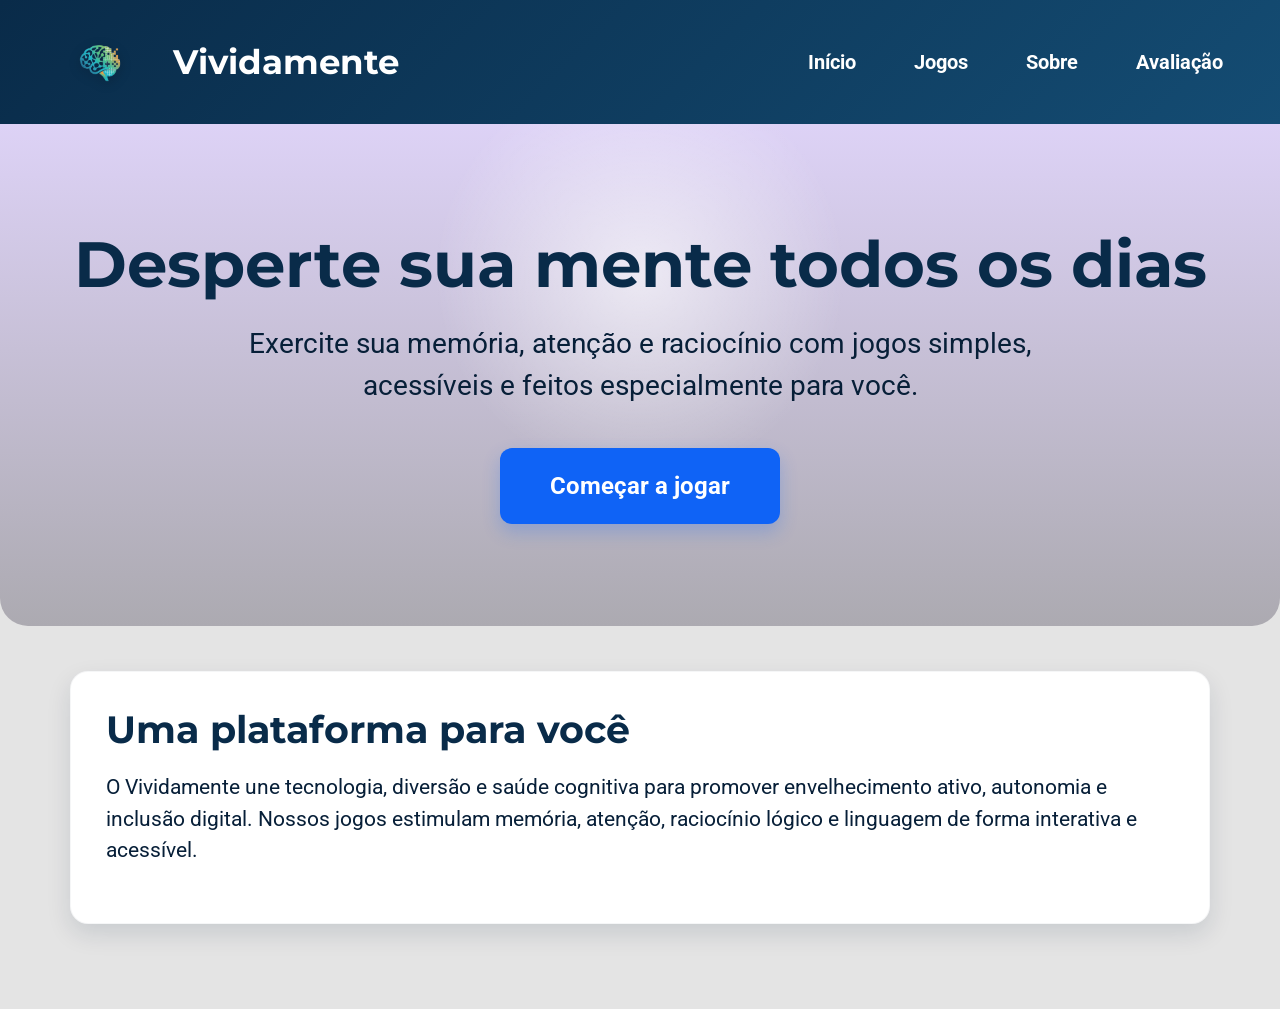
<file: index.html>
<!DOCTYPE html>
<html lang="pt-br">
<head>
  <meta charset="UTF-8">
  <meta name="viewport" content="width=device-width, initial-scale=1.0">
  <title>Vividamente - Desperte sua mente</title>
  <link rel="stylesheet" href="styles.css">
</head>
<body>
  <header>
    <a class="brand" href="index.html" aria-label="Vividamente - In&iacute;cio">
      <img src="assets/logo-vividamente.png" alt="">
      <span>Vividamente</span>
    </a>
    <nav aria-label="Menu principal">
      <ul>
        <li><a href="index.html">In&iacute;cio</a></li>
        <li><a href="jogos.html">Jogos</a></li>
        <li><a href="sobre.html">Sobre</a></li>
        <li><a href="avaliacao.php">Avalia&ccedil;&atilde;o</a></li>
      </ul>
    </nav>
  </header>
  <main>
    <section class="hero">
      <h1>Desperte sua mente todos os dias</h1>
      <p>Exercite sua memória, atenção e raciocínio com jogos simples, acessíveis e feitos especialmente para você.</p>
      <a class="btn" href="jogos.html">Começar a jogar</a>
    </section>
    <div class="container">
      <div class="card">
        <h2>Uma plataforma para você</h2>
        <p>O Vividamente une tecnologia, diversão e saúde cognitiva para promover envelhecimento ativo, autonomia e inclusão digital. Nossos jogos estimulam memória, atenção, raciocínio lógico e linguagem de forma interativa e acessível.</p>
      </div>
    </div>
  </main>
</body>
</html>
</file>
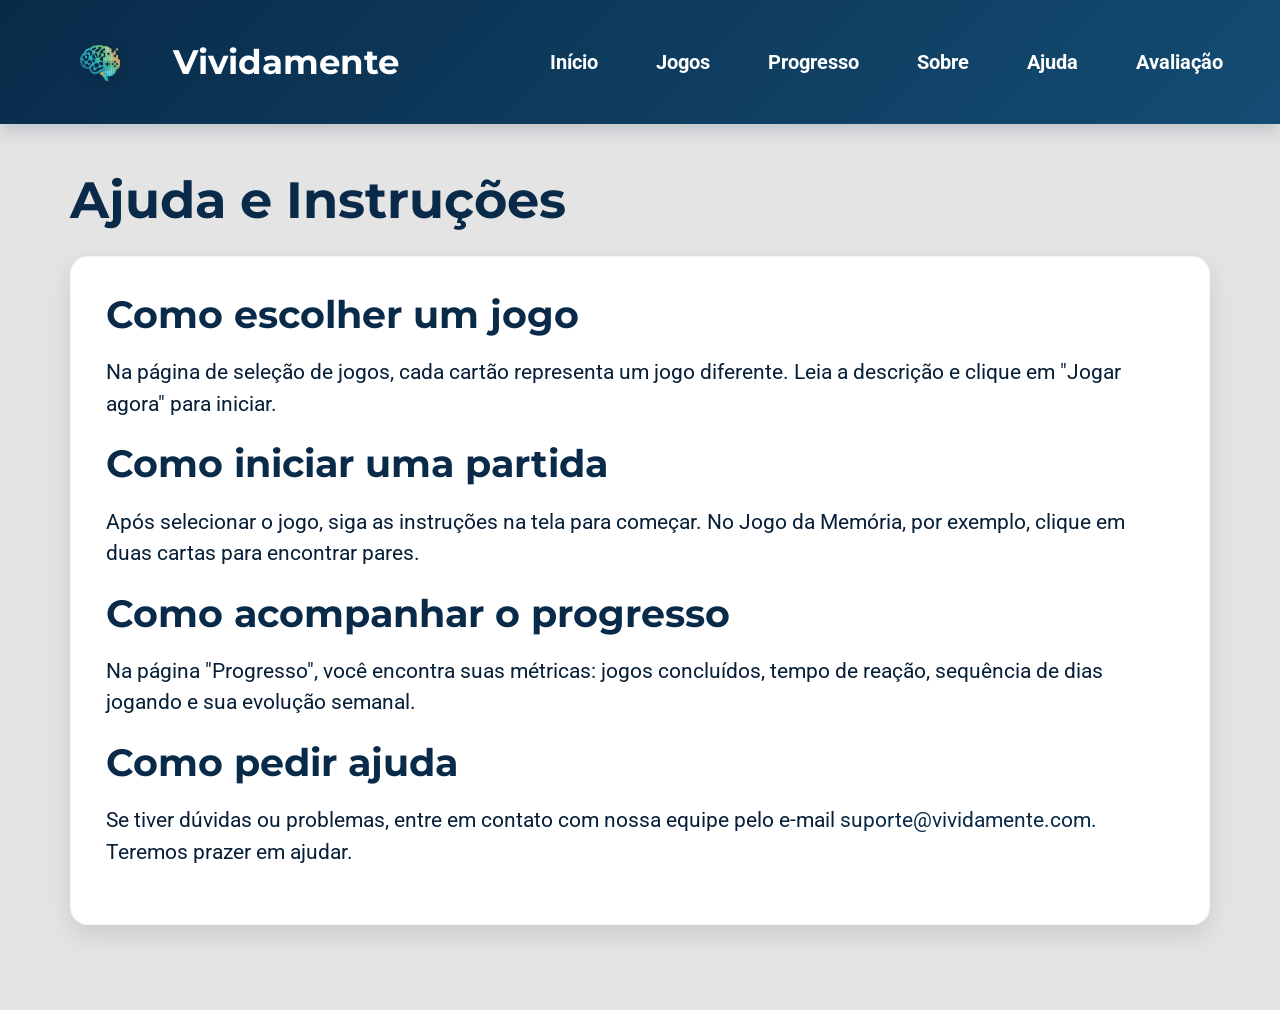
<file: ajuda.html>
<!DOCTYPE html>
<html lang="pt-br">
<head>
  <meta charset="UTF-8">
  <meta name="viewport" content="width=device-width, initial-scale=1.0">
  <title>Vividamente - Ajuda e Instruções</title>
  <link rel="stylesheet" href="styles.css">
</head>
<body>
  <header>
    <a class="brand" href="index.html" aria-label="Vividamente - Início">
      <img src="assets/logo-vividamente.png" alt="">
      <span>Vividamente</span>
    </a>
    <nav aria-label="Menu principal">
      <ul>
        <li><a href="index.html">Início</a></li>
        <li><a href="jogos.html">Jogos</a></li>
        <li><a href="progresso.html">Progresso</a></li>
        <li><a href="sobre.html">Sobre</a></li>
        <li><a href="ajuda.html">Ajuda</a></li>
        <li><a href="avaliacao.php">Avaliação</a></li>
      </ul>
    </nav>
  </header>
  <main>
    <div class="container">
      <h1>Ajuda e Instruções</h1>
      <div class="card">
        <h2>Como escolher um jogo</h2>
        <p>Na página de seleção de jogos, cada cartão representa um jogo diferente. Leia a descrição e clique em "Jogar agora" para iniciar.</p>
        <h2>Como iniciar uma partida</h2>
        <p>Após selecionar o jogo, siga as instruções na tela para começar. No Jogo da Memória, por exemplo, clique em duas cartas para encontrar pares.</p>
        <h2>Como acompanhar o progresso</h2>
        <p>Na página "Progresso", você encontra suas métricas: jogos concluídos, tempo de reação, sequência de dias jogando e sua evolução semanal.</p>
        <h2>Como pedir ajuda</h2>
        <p>Se tiver dúvidas ou problemas, entre em contato com nossa equipe pelo e-mail <a href="mailto:suporte@vividamente.com">suporte@vividamente.com</a>. Teremos prazer em ajudar.</p>
      </div>
    </div>
  </main>
</body>
</html>
</file>
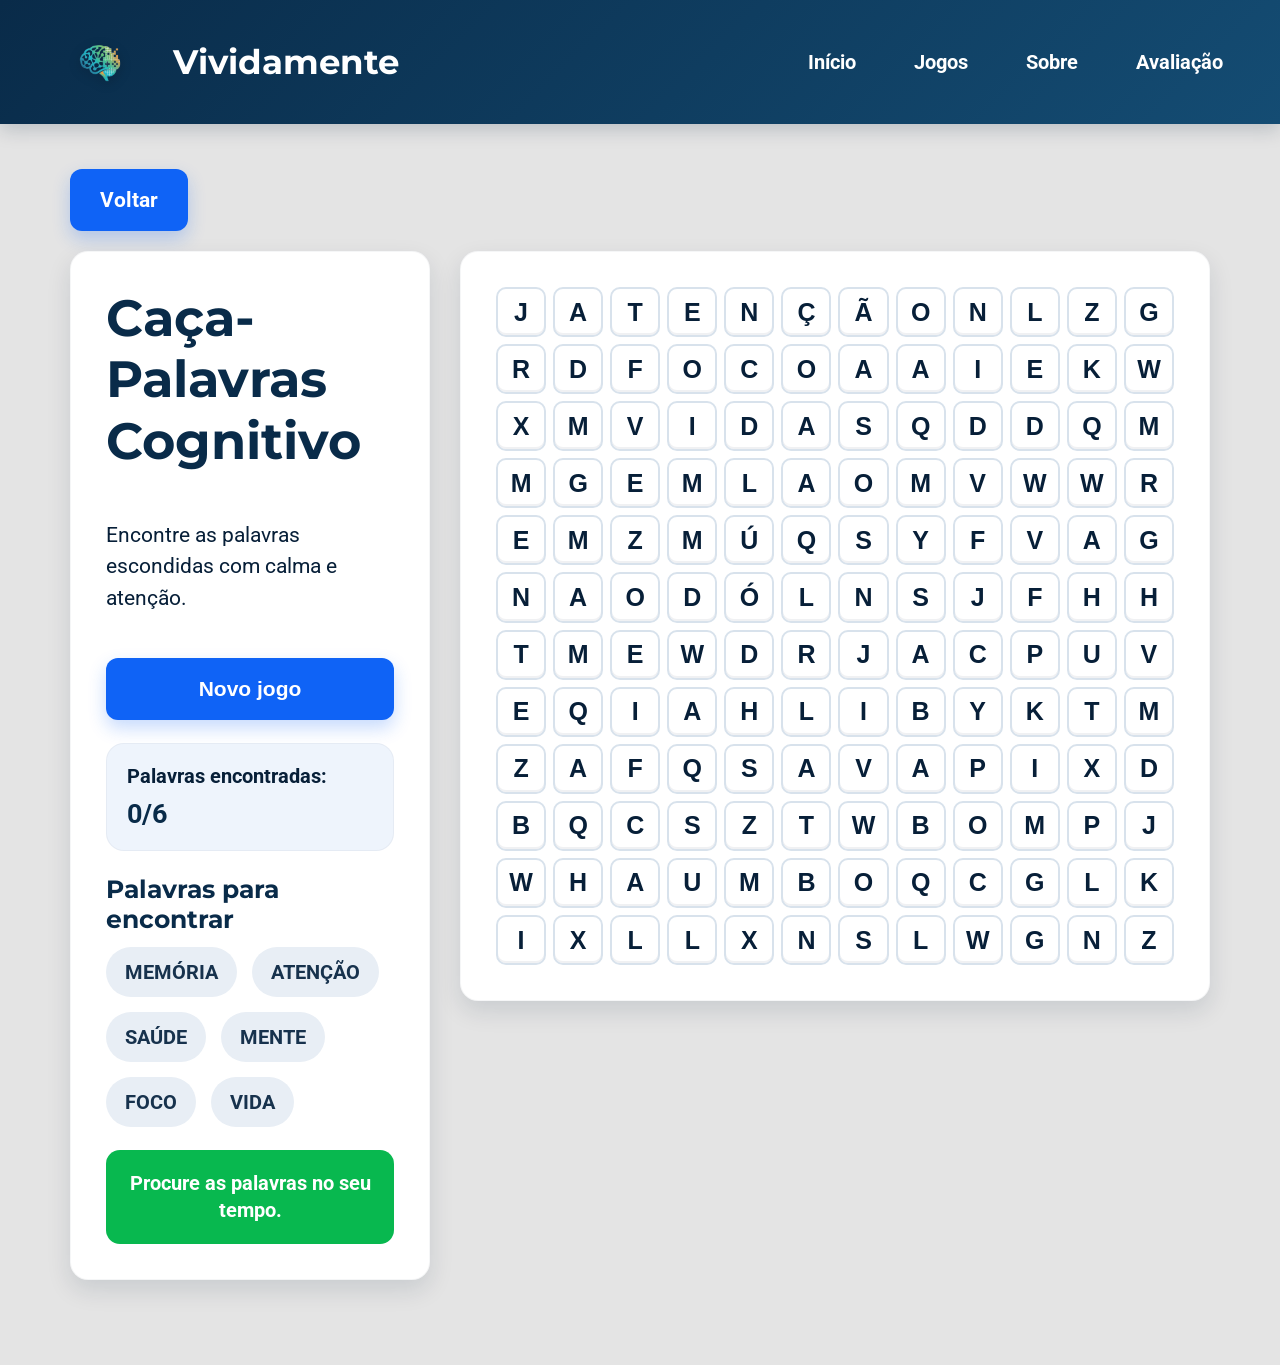
<file: cacapalavras.html>
<!DOCTYPE html>
<html lang="pt-br">
<head>
  <meta charset="UTF-8">
  <meta name="viewport" content="width=device-width, initial-scale=1.0">
  <title>Vividamente - Caça-Palavras Cognitivo</title>
  <link rel="stylesheet" href="styles.css">
</head>
<body>
  <header>
    <a class="brand" href="index.html" aria-label="Vividamente - In&iacute;cio">
      <img src="assets/logo-vividamente.png" alt="">
      <span>Vividamente</span>
    </a>
    <nav aria-label="Menu principal">
      <ul>
        <li><a href="index.html">In&iacute;cio</a></li>
        <li><a href="jogos.html">Jogos</a></li>
        <li><a href="sobre.html">Sobre</a></li>
        <li><a href="avaliacao.php">Avalia&ccedil;&atilde;o</a></li>
      </ul>
    </nav>
  </header>
  <main>
    <div class="container">
      <a href="jogos.html" class="btn back-btn">Voltar</a>
      <section class="word-search-layout" aria-labelledby="word-search-title">
        <div class="card word-search-info">
          <h1 id="word-search-title">Caça-Palavras Cognitivo</h1>
          <p>Encontre as palavras escondidas com calma e atenção.</p>
          <button class="btn" id="new-word-game" type="button">Novo jogo</button>
          <div class="word-search-progress">
            <strong>Palavras encontradas:</strong>
            <span><span id="words-found">0</span>/<span id="words-total">0</span></span>
          </div>
          <div>
            <h2>Palavras para encontrar</h2>
            <ul class="word-list" id="word-list"></ul>
          </div>
          <div id="word-status" class="message word-message" role="status" aria-live="polite">
            Procure as palavras no seu tempo.
          </div>
        </div>
        <div class="card word-board-card">
          <div class="word-grid" id="word-grid" aria-label="Grade de letras do Caça-Palavras"></div>
        </div>
      </section>
    </div>
  </main>
  <script src="cacapalavras.js"></script>
</body>
</html>
</file>
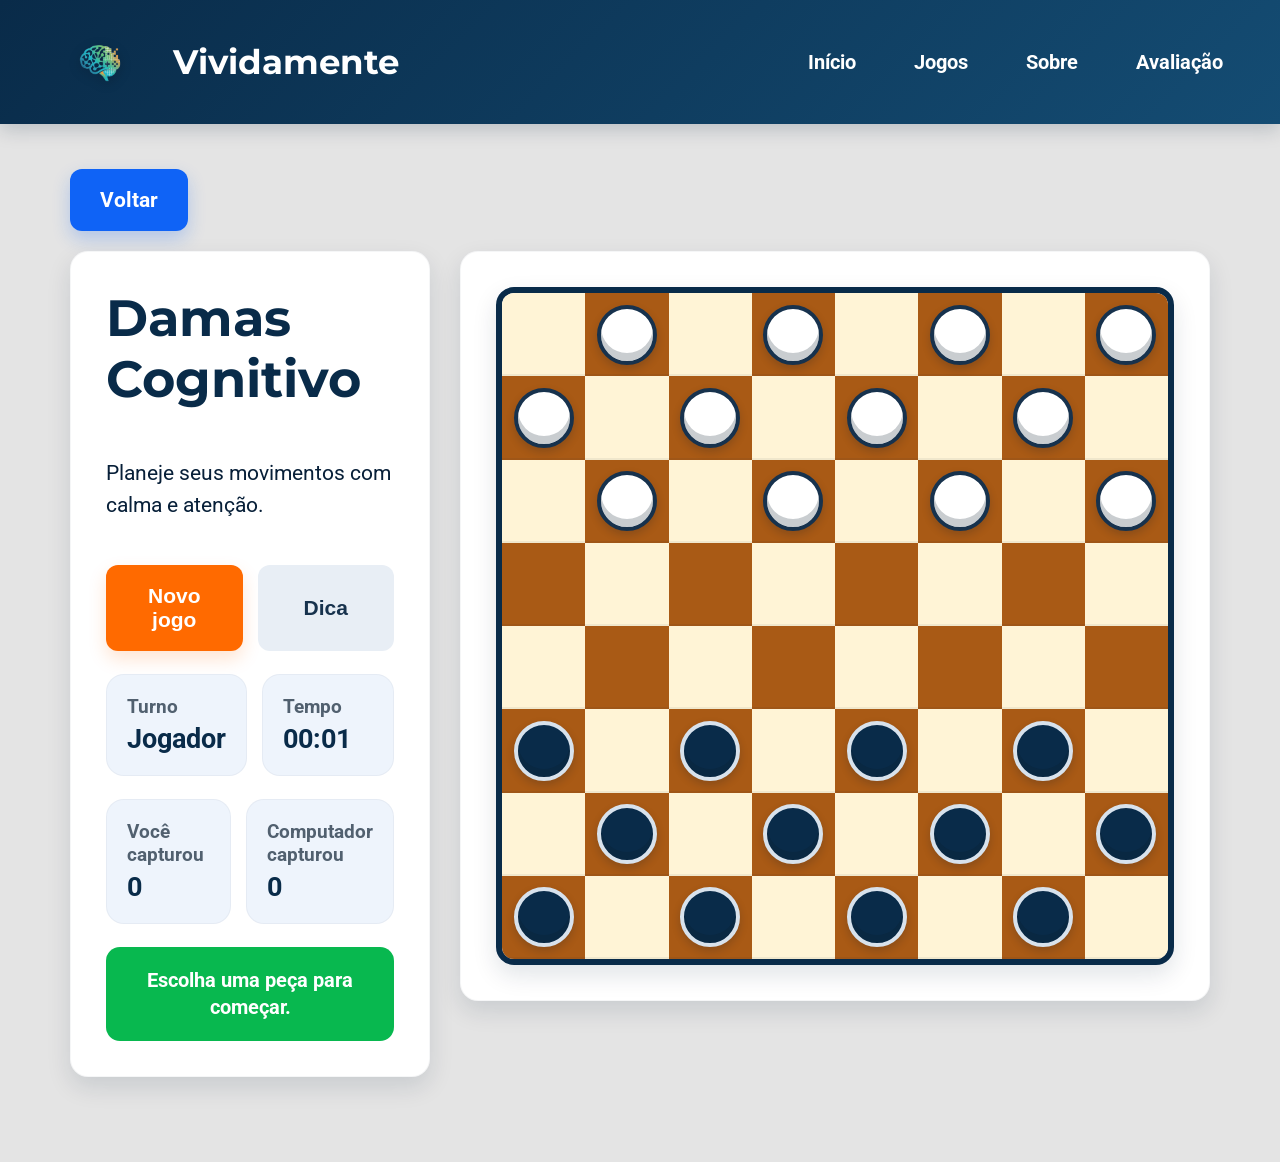
<file: damas.html>
<!DOCTYPE html>
<html lang="pt-br">
<head>
  <meta charset="UTF-8">
  <meta name="viewport" content="width=device-width, initial-scale=1.0">
  <title>Vividamente - Damas Cognitivo</title>
  <link rel="stylesheet" href="styles.css">
</head>
<body>
  <header>
    <a class="brand" href="index.html" aria-label="Vividamente - In&iacute;cio">
      <img src="assets/logo-vividamente.png" alt="">
      <span>Vividamente</span>
    </a>
    <nav aria-label="Menu principal">
      <ul>
        <li><a href="index.html">In&iacute;cio</a></li>
        <li><a href="jogos.html">Jogos</a></li>
        <li><a href="sobre.html">Sobre</a></li>
        <li><a href="avaliacao.php">Avalia&ccedil;&atilde;o</a></li>
      </ul>
    </nav>
  </header>
  <main>
    <div class="container">
      <a href="jogos.html" class="btn back-btn">Voltar</a>
      <section class="checkers-layout" aria-labelledby="checkers-title">
        <div class="card checkers-info">
          <h1 id="checkers-title">Damas Cognitivo</h1>
          <p>Planeje seus movimentos com calma e atenção.</p>
          <div class="checkers-actions" aria-label="Controles do jogo">
            <button class="btn" id="new-checkers-game" type="button">Novo jogo</button>
            <button class="btn btn-secondary" id="hint-checkers" type="button">Dica</button>
          </div>
          <div class="checkers-stats">
            <div><strong>Turno</strong><span id="turn-label">Jogador</span></div>
            <div><strong>Tempo</strong><span id="game-time">00:00</span></div>
          </div>
          <div class="checkers-score" aria-label="Peças capturadas">
            <div><strong>Você capturou</strong><span id="player-captures">0</span></div>
            <div><strong>Computador capturou</strong><span id="computer-captures">0</span></div>
          </div>
          <div id="checkers-status" class="message checkers-message" role="status" aria-live="polite">
            Escolha uma peça para começar.
          </div>
        </div>
        <div class="card checkers-board-card">
          <div id="checkers-board" class="checkers-board" aria-label="Tabuleiro de Damas"></div>
        </div>
      </section>
    </div>
  </main>
  <script src="damas.js"></script>
</body>
</html>
</file>
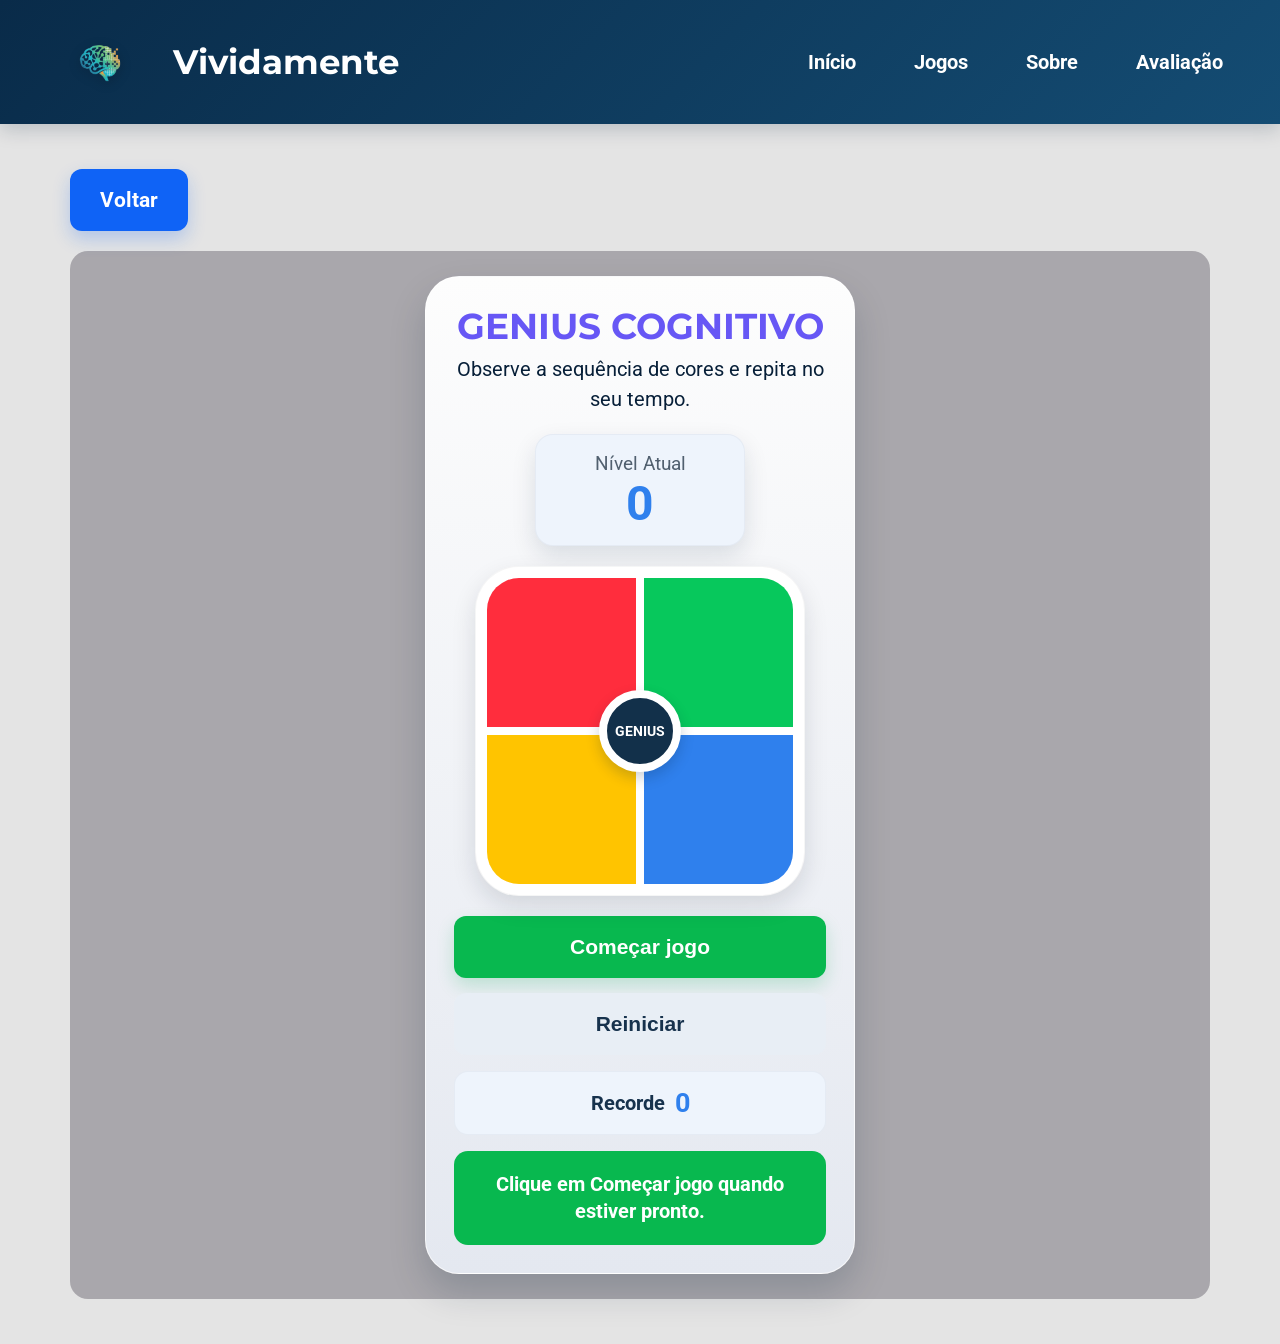
<file: genius.html>
<!DOCTYPE html>
<html lang="pt-br">
<head>
  <meta charset="UTF-8">
  <meta name="viewport" content="width=device-width, initial-scale=1.0">
  <title>Vividamente - Genius Cognitivo</title>
  <link rel="stylesheet" href="styles.css">
</head>
<body>
  <header>
    <a class="brand" href="index.html" aria-label="Vividamente - In&iacute;cio">
      <img src="assets/logo-vividamente.png" alt="">
      <span>Vividamente</span>
    </a>
    <nav aria-label="Menu principal">
      <ul>
        <li><a href="index.html">In&iacute;cio</a></li>
        <li><a href="jogos.html">Jogos</a></li>
        <li><a href="sobre.html">Sobre</a></li>
        <li><a href="avaliacao.php">Avalia&ccedil;&atilde;o</a></li>
      </ul>
    </nav>
  </header>
  <main>
    <div class="container">
      <a href="jogos.html" class="btn back-btn">Voltar</a>
      <section class="genius-shell" aria-labelledby="genius-title">
        <div class="genius-panel">
          <h1 id="genius-title">Genius Cognitivo</h1>
          <p>Observe a sequência de cores e repita no seu tempo.</p>
          <div class="genius-level-card" aria-label="Rodada atual">
            <span>Nível Atual</span>
            <strong id="round-count">0</strong>
          </div>
          <div class="genius-board" aria-label="Botões coloridos do Genius">
            <button class="genius-pad genius-red" type="button" data-color="red" aria-label="Vermelho"><span>Vermelho</span></button>
            <button class="genius-pad genius-green" type="button" data-color="green" aria-label="Verde"><span>Verde</span></button>
            <button class="genius-pad genius-yellow" type="button" data-color="yellow" aria-label="Amarelo"><span>Amarelo</span></button>
            <button class="genius-pad genius-blue" type="button" data-color="blue" aria-label="Azul"><span>Azul</span></button>
            <div class="genius-center" aria-hidden="true">GENIUS</div>
          </div>
          <div class="genius-actions" aria-label="Controles do jogo">
            <button class="btn" id="start-game" type="button">Começar jogo</button>
            <button class="btn btn-secondary" id="restart-game" type="button">Reiniciar</button>
          </div>
          <div class="genius-score" aria-label="Maior pontuação">
            <strong>Recorde</strong>
            <span id="best-score">0</span>
          </div>
          <div id="genius-status" class="message genius-message" role="status" aria-live="polite">
            Clique em Começar jogo quando estiver pronto.
          </div>
        </div>
      </section>
    </div>
  </main>
  <script src="genius.js"></script>
</body>
</html>
</file>
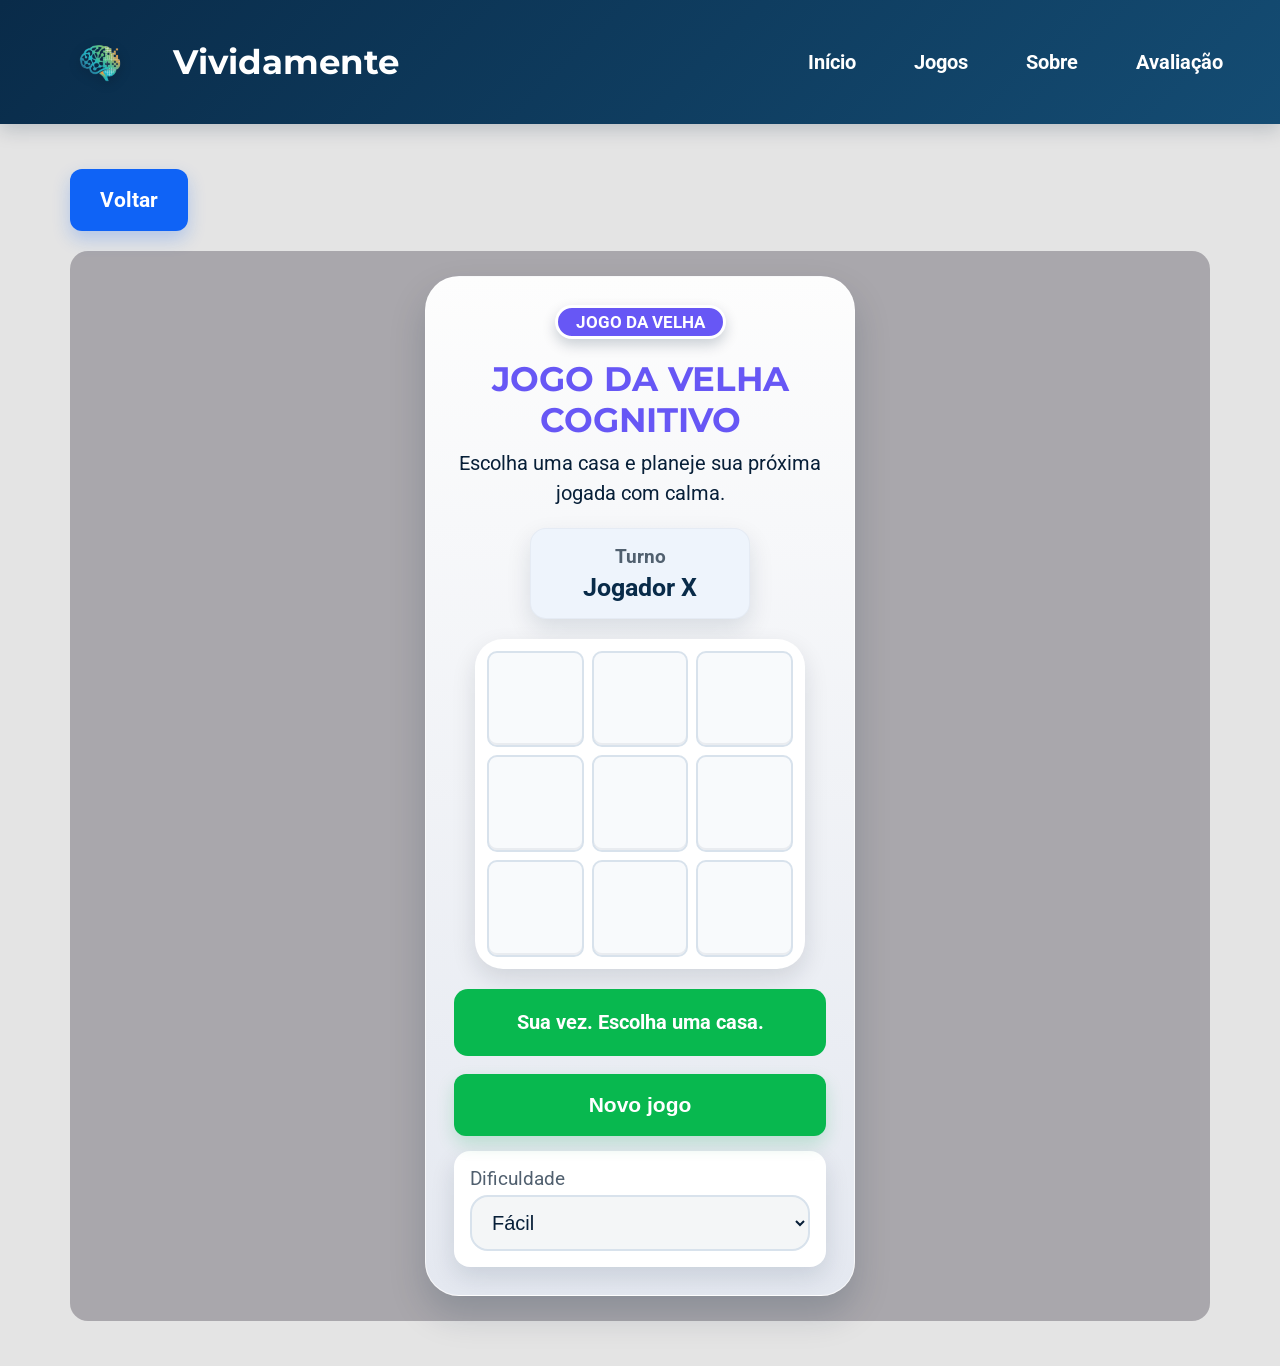
<file: jogodavelha.html>
<!DOCTYPE html>
<html lang="pt-br">
<head>
  <meta charset="UTF-8">
  <meta name="viewport" content="width=device-width, initial-scale=1.0">
  <title>Vividamente - Jogo da Velha Cognitivo</title>
  <link rel="stylesheet" href="styles.css">
</head>
<body>
  <header>
    <a class="brand" href="index.html" aria-label="Vividamente - In&iacute;cio">
      <img src="assets/logo-vividamente.png" alt="">
      <span>Vividamente</span>
    </a>
    <nav aria-label="Menu principal">
      <ul>
        <li><a href="index.html">In&iacute;cio</a></li>
        <li><a href="jogos.html">Jogos</a></li>
        <li><a href="sobre.html">Sobre</a></li>
        <li><a href="avaliacao.php">Avalia&ccedil;&atilde;o</a></li>
      </ul>
    </nav>
  </header>
  <main>
    <div class="container">
      <a href="jogos.html" class="btn back-btn">Voltar</a>
      <section class="tic-shell" aria-labelledby="tic-title">
        <div class="tic-panel">
          <div class="tic-badge">JOGO DA VELHA</div>
          <h1 id="tic-title">Jogo da Velha Cognitivo</h1>
          <p>Escolha uma casa e planeje sua próxima jogada com calma.</p>
          <div class="tic-turn">
            <strong>Turno</strong>
            <span id="tic-turn-label">Jogador X</span>
          </div>
          <div id="tic-board" class="tic-board" aria-label="Tabuleiro do Jogo da Velha"></div>
          <div id="tic-status" class="message tic-message" role="status" aria-live="polite">
            Sua vez. Escolha uma casa.
          </div>
          <button class="btn tic-new-game" id="new-tic-game" type="button">Novo jogo</button>
          <label class="tic-difficulty" for="tic-difficulty">
            <span>Dificuldade</span>
            <select id="tic-difficulty">
              <option value="easy">Fácil</option>
              <option value="medium">Médio</option>
              <option value="hard">Difícil</option>
            </select>
          </label>
        </div>
      </section>
    </div>
  </main>
  <script src="jogodavelha.js"></script>
</body>
</html>
</file>
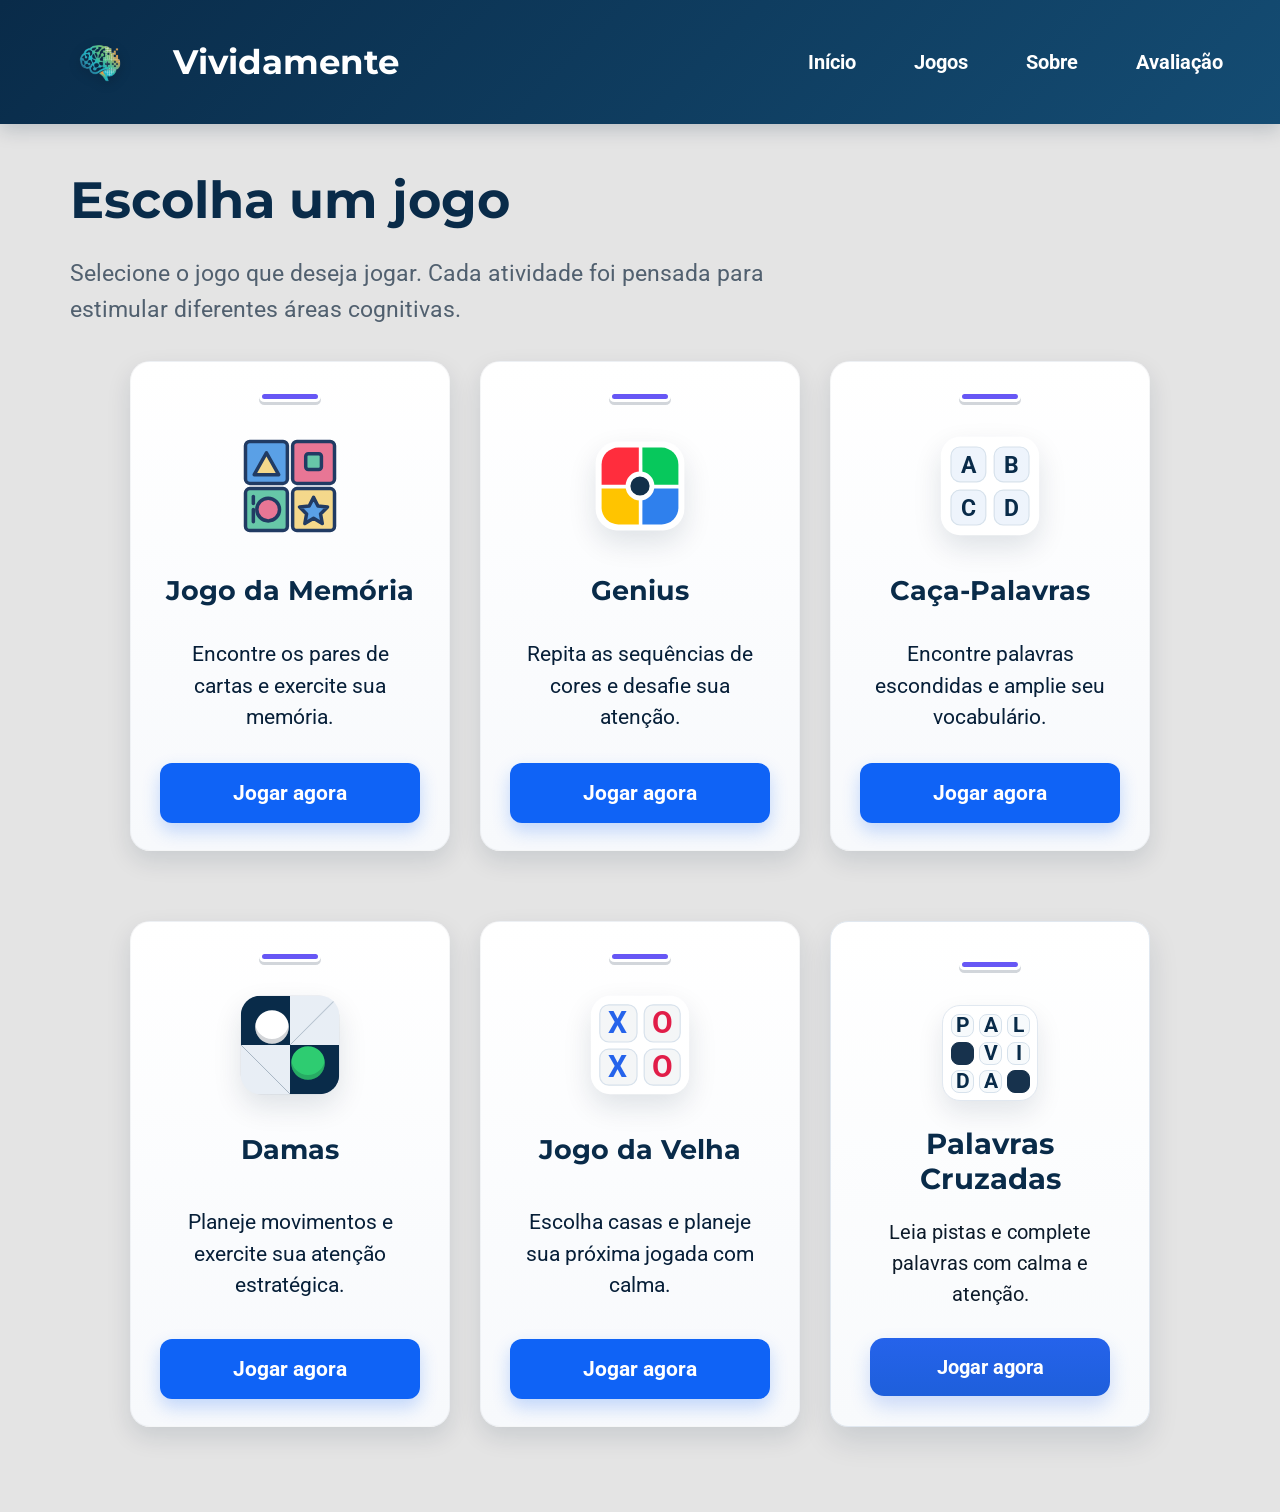
<file: jogos.html>
<!DOCTYPE html>
<html lang="pt-br">
<head>
  <meta charset="UTF-8">
  <meta name="viewport" content="width=device-width, initial-scale=1.0">
  <title>Vividamente - Seleção de Jogos</title>
  <link rel="stylesheet" href="styles.css">
</head>
<body>
  <header>
    <a class="brand" href="index.html" aria-label="Vividamente - In&iacute;cio">
      <img src="assets/logo-vividamente.png" alt="">
      <span>Vividamente</span>
    </a>
    <nav aria-label="Menu principal">
      <ul>
        <li><a href="index.html">In&iacute;cio</a></li>
        <li><a href="jogos.html">Jogos</a></li>
        <li><a href="sobre.html">Sobre</a></li>
        <li><a href="avaliacao.php">Avalia&ccedil;&atilde;o</a></li>
      </ul>
    </nav>
  </header>
  <main>
    <div class="container">
      <h1>Escolha um jogo</h1>
      <p>Selecione o jogo que deseja jogar. Cada atividade foi pensada para estimular diferentes áreas cognitivas.</p>
      <div class="grid grid-two">
        <div class="card game-card">
          <svg class="memory-card-illustration" aria-hidden="true" viewBox="0 0 110 110" role="img">
            <rect x="4" y="4" width="48" height="48" rx="5" fill="#5AA0E6" stroke="#213B63" stroke-width="4"/>
            <path d="M28 17 L42 42 H14 Z" fill="#F4D88B" stroke="#213B63" stroke-width="4" stroke-linejoin="round"/>

            <rect x="58" y="4" width="48" height="48" rx="5" fill="#E87695" stroke="#213B63" stroke-width="4"/>
            <rect x="73" y="18" width="18" height="18" rx="3" fill="#67C7A8" stroke="#213B63" stroke-width="4"/>

            <rect x="4" y="58" width="48" height="48" rx="5" fill="#67C7A8" stroke="#213B63" stroke-width="4"/>
            <line x1="13" y1="67" x2="13" y2="75" stroke="#213B63" stroke-width="4" stroke-linecap="round"/>
            <line x1="13" y1="82" x2="13" y2="96" stroke="#213B63" stroke-width="4" stroke-linecap="round"/>
            <circle cx="30" cy="82" r="13" fill="#E87695" stroke="#213B63" stroke-width="4"/>

            <rect x="58" y="58" width="48" height="48" rx="5" fill="#F4D88B" stroke="#213B63" stroke-width="4"/>
            <path d="M82 68 L87 78 L98 79 L90 87 L92 98 L82 92 L72 98 L74 87 L66 79 L77 78 Z" fill="#5AA0E6" stroke="#213B63" stroke-width="4" stroke-linejoin="round"/>
          </svg>
          <h3>Jogo da Memória</h3>
          <p>Encontre os pares de cartas e exercite sua memória.</p>
          <a class="btn" href="memoria.html">Jogar agora</a>
        </div>
        <div class="card game-card">
          <div class="genius-card-icon" aria-hidden="true">
            <span class="genius-icon-part icon-red"></span>
            <span class="genius-icon-part icon-green"></span>
            <span class="genius-icon-part icon-yellow"></span>
            <span class="genius-icon-part icon-blue"></span>
            <span class="genius-icon-center"></span>
          </div>
          <h3>Genius</h3>
          <p>Repita as sequências de cores e desafie sua atenção.</p>
          <a class="btn" href="genius.html">Jogar agora</a>
        </div>
        <div class="card game-card">
          <div class="wordsearch-card-icon" aria-hidden="true" style="display:grid;grid-template-columns:repeat(2,1fr);gap:6px;width:82px;height:82px;padding:8px;background:#fff;border-radius:16px;box-shadow:0 10px 24px rgba(7,31,56,.12);">
            <span style="display:flex;align-items:center;justify-content:center;width:100%;height:100%;border-radius:8px;background:#EEF4FC;border:1px solid #D7E2EC;color:#092B49;font-weight:700;">A</span>
            <span style="display:flex;align-items:center;justify-content:center;width:100%;height:100%;border-radius:8px;background:#EEF4FC;border:1px solid #D7E2EC;color:#092B49;font-weight:700;">B</span>
            <span style="display:flex;align-items:center;justify-content:center;width:100%;height:100%;border-radius:8px;background:#EEF4FC;border:1px solid #D7E2EC;color:#092B49;font-weight:700;">C</span>
            <span style="display:flex;align-items:center;justify-content:center;width:100%;height:100%;border-radius:8px;background:#EEF4FC;border:1px solid #D7E2EC;color:#092B49;font-weight:700;">D</span>
          </div>
          <h3>Caça-Palavras</h3>
          <p>Encontre palavras escondidas e amplie seu vocabulário.</p>
          <a class="btn" href="cacapalavras.html">Jogar agora</a>
        </div>
        <div class="card game-card">
          <div class="checkers-card-icon" aria-hidden="true">
            <span></span>
            <span></span>
          </div>
          <h3>Damas</h3>
          <p>Planeje movimentos e exercite sua atenção estratégica.</p>
          <a class="btn" href="damas.html">Jogar agora</a>
        </div>
        <div class="card game-card">
          <div class="tic-card-icon" aria-hidden="true">
            <span>X</span>
            <span>O</span>
            <span>X</span>
            <span>O</span>
          </div>
          <h3>Jogo da Velha</h3>
          <p>Escolha casas e planeje sua próxima jogada com calma.</p>
          <a class="btn" href="jogodavelha.html">Jogar agora</a>
        </div>
        <div class="card game-card crossword-game-card">
          <div class="crossword-card-icon" aria-hidden="true">
            <span>P</span>
            <span>A</span>
            <span>L</span>
            <span></span>
            <span>V</span>
            <span>I</span>
            <span>D</span>
            <span>A</span>
            <span></span>
          </div>
          <h3>Palavras Cruzadas</h3>
          <p>Leia pistas e complete palavras com calma e atenção.</p>
          <a class="btn" href="palavrascruzadas.html">Jogar agora</a>
        </div>
      </div>
    </div>
  </main>
</body>
</html>
</file>
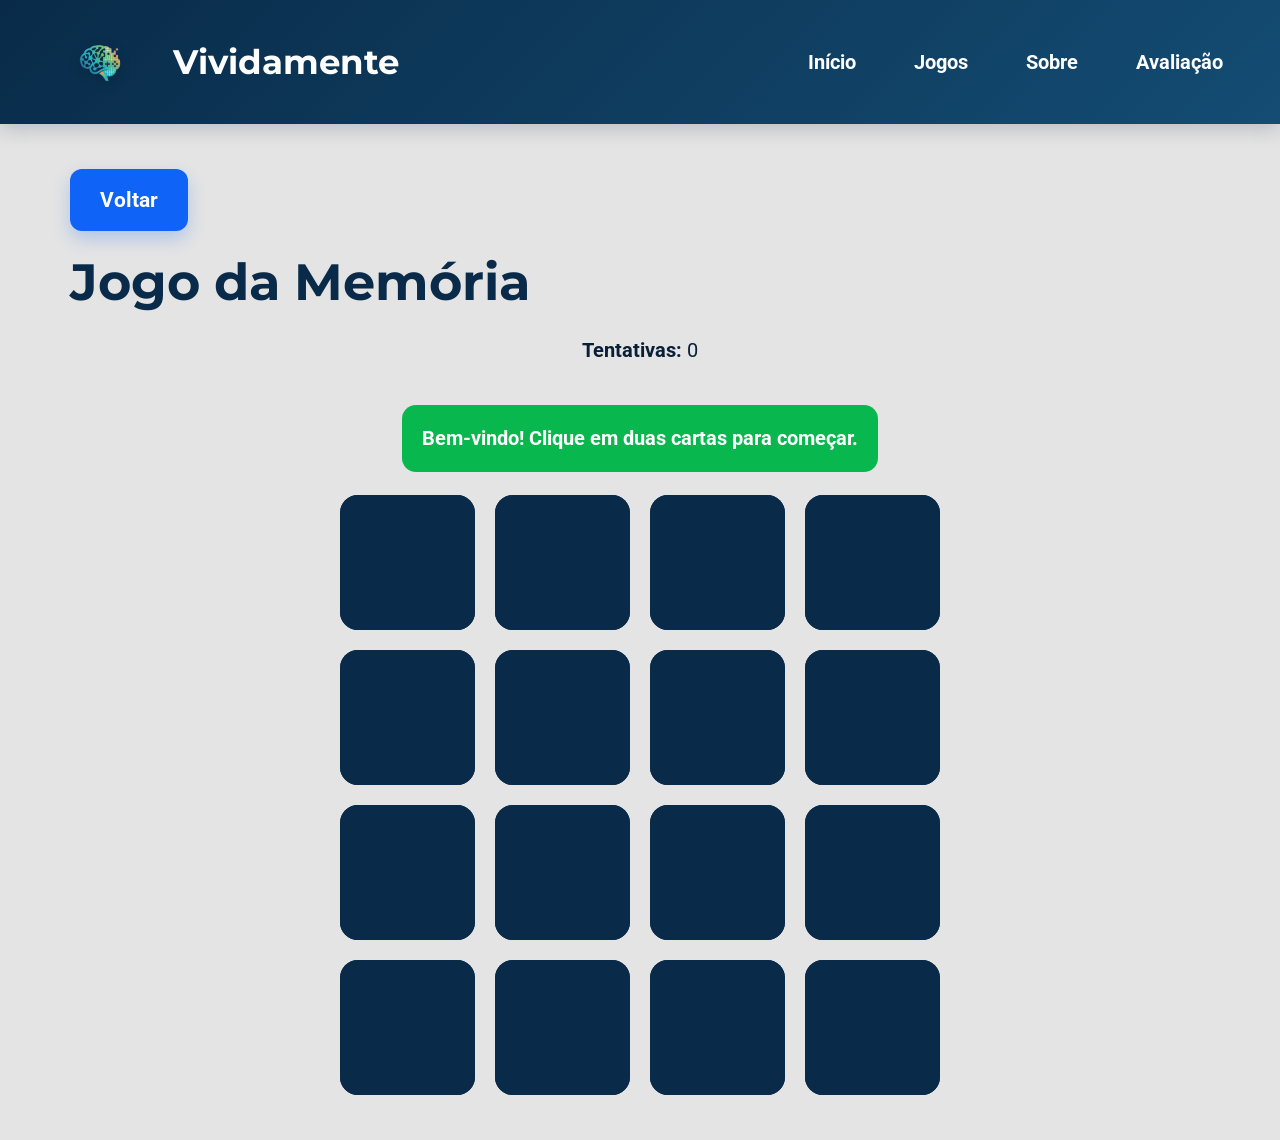
<file: memoria.html>
<!DOCTYPE html>
<html lang="pt-br">
<head>
  <meta charset="UTF-8">
  <meta name="viewport" content="width=device-width, initial-scale=1.0">
  <title>Vividamente - Jogo da Memória</title>
  <link rel="stylesheet" href="styles.css">
</head>
<body>
  <header>
    <a class="brand" href="index.html" aria-label="Vividamente - In&iacute;cio">
      <img src="assets/logo-vividamente.png" alt="">
      <span>Vividamente</span>
    </a>
    <nav aria-label="Menu principal">
      <ul>
        <li><a href="index.html">In&iacute;cio</a></li>
        <li><a href="jogos.html">Jogos</a></li>
        <li><a href="sobre.html">Sobre</a></li>
        <li><a href="avaliacao.php">Avalia&ccedil;&atilde;o</a></li>
      </ul>
    </nav>
  </header>
  <main>
    <div class="container">
      <a href="jogos.html" class="btn back-btn">Voltar</a>
      <h1>Jogo da Memória</h1>
      <div class="memory-container">
        <div><strong>Tentativas:</strong> <span id="attempts">0</span></div>
        <div id="message" class="message" role="status" aria-live="polite">Bem-vindo! Clique em duas cartas para começar.</div>
        <div class="memory-board" aria-label="Tabuleiro do jogo da memória"></div>
      </div>
    </div>
  </main>
  <script src="memoria.js"></script>
</body>
</html>
</file>
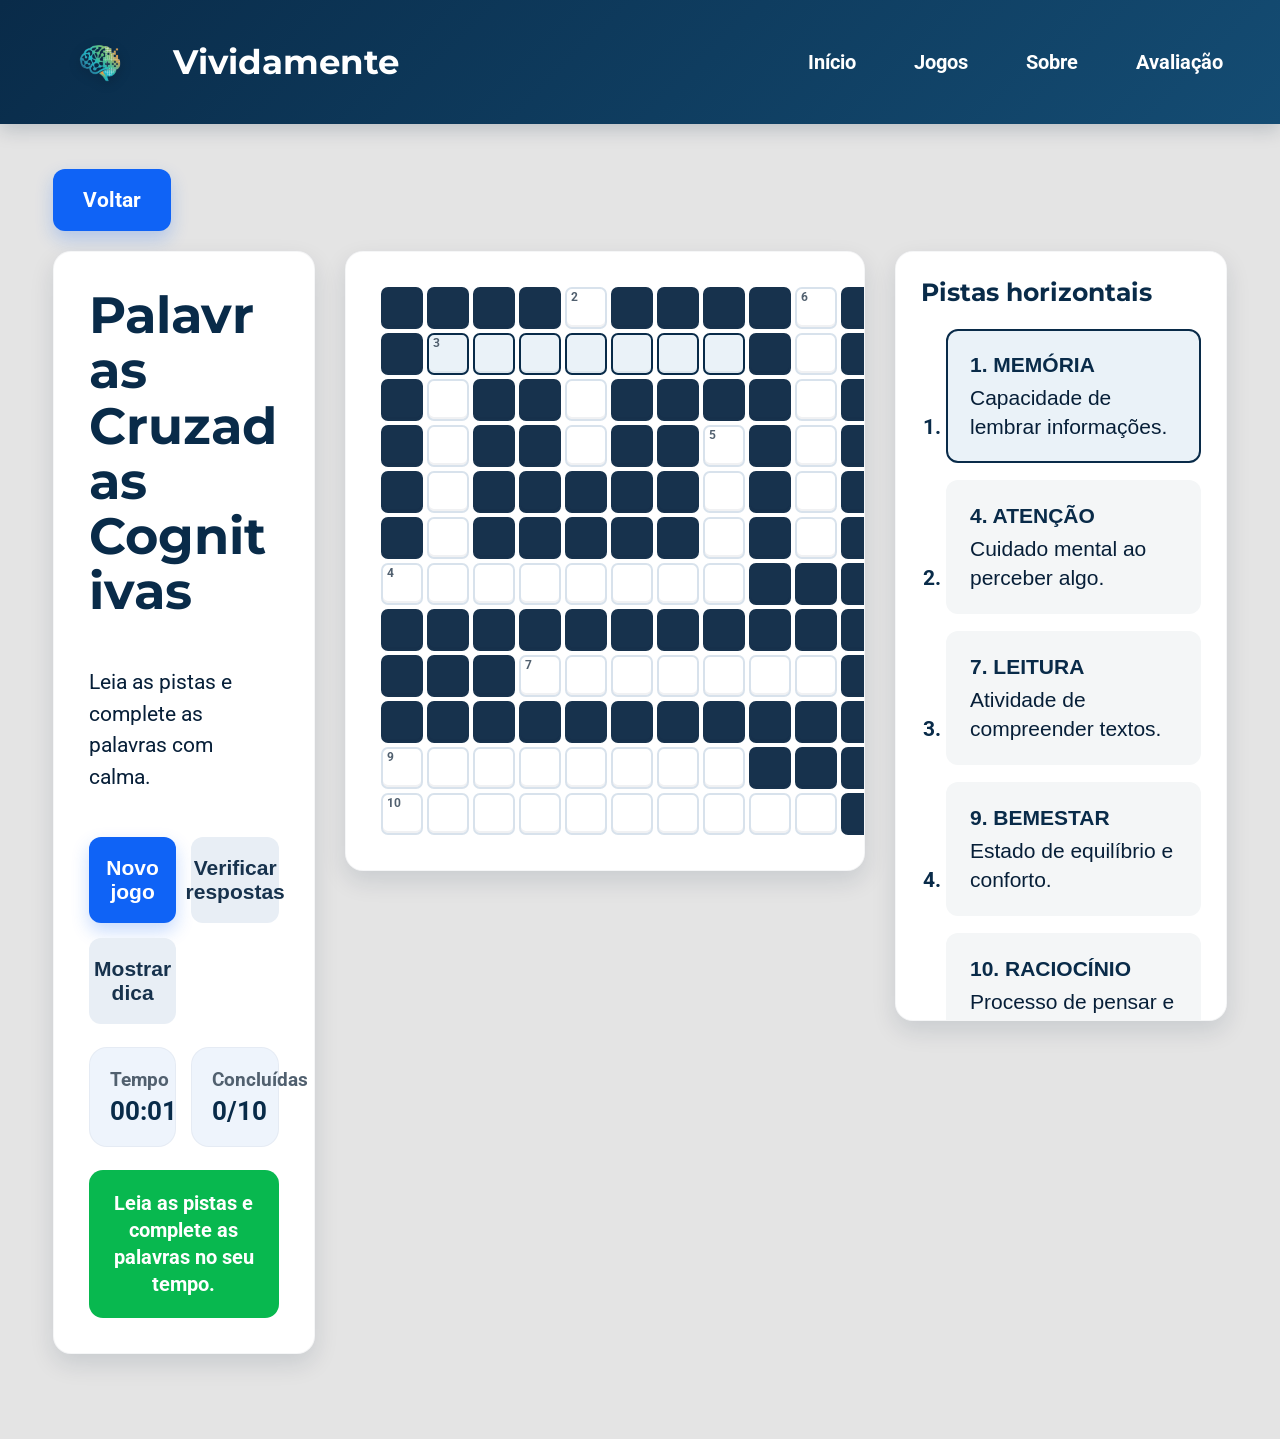
<file: palavrascruzadas.html>
<!DOCTYPE html>
<html lang="pt-br">
<head>
  <meta charset="UTF-8">
  <meta name="viewport" content="width=device-width, initial-scale=1.0">
  <title>Vividamente - Palavras Cruzadas Cognitivas</title>
  <link rel="stylesheet" href="styles.css?v=20260529-2">
</head>
<body class="crossword-page">
  <header>
    <a class="brand" href="index.html" aria-label="Vividamente - In&iacute;cio">
      <img src="assets/logo-vividamente.png" alt="">
      <span>Vividamente</span>
    </a>
    <nav aria-label="Menu principal">
      <ul>
        <li><a href="index.html">In&iacute;cio</a></li>
        <li><a href="jogos.html">Jogos</a></li>
        <li><a href="sobre.html">Sobre</a></li>
        <li><a href="avaliacao.php">Avalia&ccedil;&atilde;o</a></li>
      </ul>
    </nav>
  </header>
  <main>
    <div class="container">
      <a href="jogos.html" class="btn back-btn">Voltar</a>
      <section class="crossword-layout" aria-labelledby="crossword-title">
        <div class="card crossword-info">
          <h1 id="crossword-title">Palavras Cruzadas Cognitivas</h1>
          <p>Leia as pistas e complete as palavras com calma.</p>
          <div class="crossword-actions" aria-label="Controles do jogo">
            <button class="btn" id="new-crossword" type="button">Novo jogo</button>
            <button class="btn btn-secondary" id="check-crossword" type="button">Verificar respostas</button>
            <button class="btn btn-secondary" id="hint-crossword" type="button">Mostrar dica</button>
          </div>
          <div class="crossword-stats">
            <div><strong>Tempo</strong><span id="crossword-time">00:00</span></div>
            <div><strong>Conclu&iacute;das</strong><span><span id="crossword-completed">0</span>/<span id="crossword-total">0</span></span></div>
          </div>
          <div id="crossword-status" class="message crossword-message" role="status" aria-live="polite">
            Leia as pistas e complete as palavras no seu tempo.
          </div>
        </div>
        <div class="card crossword-board-card">
          <div id="crossword-grid" class="crossword-grid" aria-label="Grade de palavras cruzadas"></div>
        </div>
        <div class="card crossword-clues-card">
          <h2>Pistas horizontais</h2>
          <ol class="crossword-clues" id="across-clues"></ol>
          <h2>Pistas verticais</h2>
          <ol class="crossword-clues" id="down-clues"></ol>
        </div>
      </section>
    </div>
  </main>
  <script src="palavrascruzadas.js"></script>
</body>
</html>
</file>
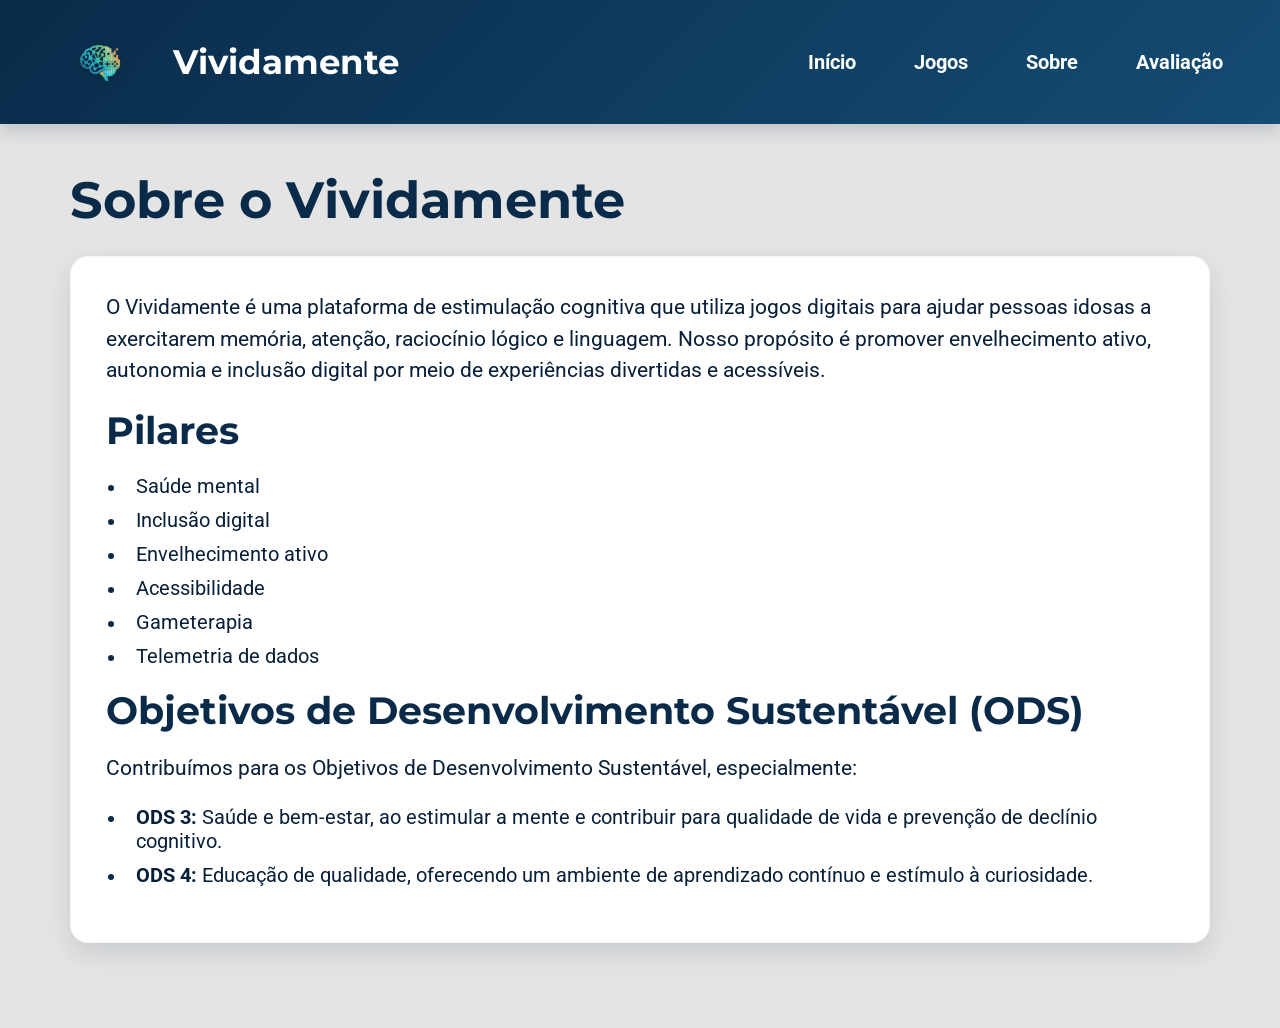
<file: sobre.html>
<!DOCTYPE html>
<html lang="pt-br">
<head>
  <meta charset="UTF-8">
  <meta name="viewport" content="width=device-width, initial-scale=1.0">
  <title>Vividamente - Sobre o Projeto</title>
  <link rel="stylesheet" href="styles.css">
</head>
<body>
  <header>
    <a class="brand" href="index.html" aria-label="Vividamente - In&iacute;cio">
      <img src="assets/logo-vividamente.png" alt="">
      <span>Vividamente</span>
    </a>
    <nav aria-label="Menu principal">
      <ul>
        <li><a href="index.html">In&iacute;cio</a></li>
        <li><a href="jogos.html">Jogos</a></li>
        <li><a href="sobre.html">Sobre</a></li>
        <li><a href="avaliacao.php">Avalia&ccedil;&atilde;o</a></li>
      </ul>
    </nav>
  </header>
  <main>
    <div class="container">
      <h1>Sobre o Vividamente</h1>
      <div class="card">
        <p>O Vividamente é uma plataforma de estimulação cognitiva que utiliza jogos digitais para ajudar pessoas idosas a exercitarem memória, atenção, raciocínio lógico e linguagem. Nosso propósito é promover envelhecimento ativo, autonomia e inclusão digital por meio de experiências divertidas e acessíveis.</p>
        <h2>Pilares</h2>
        <ul class="list">
          <li>Saúde mental</li>
          <li>Inclusão digital</li>
          <li>Envelhecimento ativo</li>
          <li>Acessibilidade</li>
          <li>Gameterapia</li>
          <li>Telemetria de dados</li>
        </ul>
        <h2>Objetivos de Desenvolvimento Sustentável (ODS)</h2>
        <p>Contribuímos para os Objetivos de Desenvolvimento Sustentável, especialmente:</p>
        <ul class="list">
          <li><strong>ODS 3:</strong> Saúde e bem-estar, ao estimular a mente e contribuir para qualidade de vida e prevenção de declínio cognitivo.</li>
          <li><strong>ODS 4:</strong> Educação de qualidade, oferecendo um ambiente de aprendizado contínuo e estímulo à curiosidade.</li>
        </ul>
      </div>
    </div>
  </main>
</body>
</html>
</file>
<file: styles.css>
﻿/*
 * Estilos globais para a plataforma Vividamente.
 * Paleta de cores: azul profundo, cinza claro, branco para cartoes, verde e vermelho suaves.
 * Tipografia: Montserrat/Inter/Open Sans para titulos, Roboto/Inter/Open Sans para textos.
 * Foco em acessibilidade com tamanhos de fonte grandes, alto contraste e botoes generosos.
 */

/* Importacao das fontes do Google */
@import url('https://fonts.googleapis.com/css2?family=Montserrat:wght@700&family=Inter:wght@400;700&family=Roboto:wght@400;700&display=swap');

/* Variaveis de cor para manutencao e contraste consistente */
:root {
  --color-primary: #1A5276;      /* Azul profundo */
  --color-background: #F4F6F7;   /* Cinza claro */
  --color-card: #FFFFFF;         /* Branco para cartoes */
  --color-success: #2ECC71;      /* Verde suave para feedback positivo */
  --color-error: #E74C3C;        /* Vermelho suave para erros e alertas */
  --color-text: #0D1B2A;         /* Tom escuro para textos principais */
  --color-subtext: #4A6670;      /* Tom acinzentado para subtitulos */
  --border-radius: 12px;
  --box-shadow: 0 4px 8px rgba(0, 0, 0, 0.05);
}

html, body {
  margin: 0;
  padding: 0;
  font-size: 18px; /* Corpo do texto no minimo 18px */
  font-family: 'Roboto', 'Inter', sans-serif;
  background-color: var(--color-background);
  color: var(--color-text);
}

* {
  box-sizing: border-box;
}

h1, h2, h3, h4, h5, h6 {
  font-family: 'Montserrat', 'Inter', sans-serif;
  margin: 0 0 0.5em;
  line-height: 1.2;
  color: var(--color-primary);
}

p {
  margin: 0 0 1em;
  line-height: 1.5;
  color: var(--color-text);
}

a {
  color: var(--color-primary);
  text-decoration: none;
}

header {
  background-color: var(--color-primary);
  padding: 1.2rem;
  display: flex;
  align-items: center;
  justify-content: space-between;
  color: #FFF;
}

header .logo {
  font-size: 1.5rem;
  font-weight: 700;
}

.brand {
  align-items: center;
  color: #FFF;
  display: inline-flex;
  gap: 0.65rem;
  font-family: 'Montserrat', 'Inter', sans-serif;
  font-size: 1.5rem;
  font-weight: 700;
}

.brand img {
  width: 46px;
  height: 46px;
  object-fit: contain;
  filter: drop-shadow(0 3px 6px rgba(0, 0, 0, 0.22));
}

nav ul {
  list-style: none;
  display: flex;
  gap: 1.2rem;
  margin: 0;
  padding: 0;
}

nav a {
  color: #FFF;
  font-weight: 500;
  transition: opacity 0.2s;
}

nav a:hover,
nav a:focus {
  opacity: 0.8;
}

.container {
  max-width: 1200px;
  margin: 0 auto;
  padding: 2rem 1rem;
}

/* Botoes grandes e acessiveis */
.btn {
  display: inline-block;
  background-color: var(--color-primary);
  color: #FFF;
  padding: 1rem 2rem;
  font-size: 1.1rem;
  border: none;
  border-radius: var(--border-radius);
  box-shadow: var(--box-shadow);
  cursor: pointer;
  transition: background-color 0.3s, transform 0.1s;
}

.btn:hover,
.btn:focus {
  background-color: #154360;
}

.btn:active {
  transform: translateY(1px);
}

/* Cards reutilizaveis */
.card {
  background-color: var(--color-card);
  border-radius: var(--border-radius);
  box-shadow: var(--box-shadow);
  padding: 1.5rem;
  margin-bottom: 2rem;
}

/* Layout de grade para dashboards */
.grid {
  display: grid;
  gap: 2rem;
}

/* Ajustes responsivos */
@media (min-width: 600px) {
  .grid-two {
    grid-template-columns: repeat(2, 1fr);
  }
}

@media (min-width: 900px) {
  .grid-three {
    grid-template-columns: repeat(3, 1fr);
  }
}

/* Hero Section */
.hero {
  background-color: var(--color-primary);
  color: #FFF;
  padding: 4rem 2rem;
  text-align: center;
  border-radius: 0 0 var(--border-radius) var(--border-radius);
}

.hero h1 {
  font-size: 2.5rem;
  margin-bottom: 1rem;
}

.hero p {
  font-size: 1.3rem;
  margin-bottom: 2rem;
  color: #EAF2F8;
}

.hero .btn {
  font-size: 1.2rem;
  padding: 1.2rem 2.5rem;
}

/* Dashboard de jogos */
.game-card {
  display: flex;
  flex-direction: column;
  align-items: center;
  text-align: center;
}

.game-card img,
.game-card svg {
  width: 80px;
  height: 80px;
  margin-bottom: 1rem;
  fill: var(--color-primary);
}

.game-card h3 {
  font-size: 1.5rem;
  margin-bottom: 0.5rem;
}

.game-card p {
  font-size: 1rem;
  margin-bottom: 1rem;
}

.game-card .btn {
  width: 100%;
  height: 56px; /* Altura minima de 56px conforme diretriz */
}

.checkers-card-icon {
  position: relative;
  width: 82px;
  height: 82px;
  margin-bottom: 1rem;
  background:
    linear-gradient(45deg, #E8EEF5 25%, transparent 25%),
    linear-gradient(-45deg, #E8EEF5 25%, transparent 25%),
    linear-gradient(45deg, transparent 75%, #E8EEF5 75%),
    linear-gradient(-45deg, transparent 75%, #E8EEF5 75%);
  background-color: var(--color-primary);
  background-position: 0 0, 0 41px, 41px -41px, -41px 0;
  background-size: 82px 82px;
  border-radius: 16px;
  box-shadow: var(--box-shadow);
}

.checkers-card-icon span {
  position: absolute;
  width: 28px;
  height: 28px;
  border-radius: 50%;
  box-shadow: inset 0 -4px 0 rgba(13, 27, 42, 0.18);
}

.checkers-card-icon span:first-child {
  left: 12px;
  top: 12px;
  background-color: #FFFFFF;
}

.checkers-card-icon span:last-child {
  right: 12px;
  bottom: 12px;
  background-color: #2ECC71;
}

.tic-card-icon {
  display: grid;
  grid-template-columns: repeat(2, 1fr);
  gap: 5px;
  width: 82px;
  height: 82px;
  margin-bottom: 1rem;
  padding: 7px;
  background-color: #FFF;
  border-radius: 16px;
  box-shadow: var(--box-shadow);
}

.tic-card-icon span {
  display: grid;
  place-items: center;
  background-color: #F4F6F7;
  border: 1px solid #D8E2EC;
  border-radius: 8px;
  font-size: 1.25rem;
  font-weight: 700;
}

.tic-card-icon span:nth-child(odd) {
  color: #2563EB;
}

.tic-card-icon span:nth-child(even) {
  color: #E11D48;
}

.crossword-card-icon {
  display: grid;
  grid-template-columns: repeat(3, 1fr);
  gap: 3px;
  width: 82px;
  height: 82px;
  margin-bottom: 1rem;
  padding: 6px;
  background-color: #FFF;
  border-radius: 16px;
  box-shadow: var(--box-shadow);
}

.crossword-card-icon span {
  display: grid;
  place-items: center;
  background-color: #F4F6F7;
  border: 1px solid #D8E2EC;
  border-radius: 6px;
  color: var(--color-primary);
  font-size: 1rem;
  font-weight: 700;
}

.crossword-card-icon span:empty {
  background-color: #17324D;
  border-color: #17324D;
}

.genius-card-icon {
  position: relative;
  display: grid;
  grid-template-columns: repeat(2, 1fr);
  gap: 3px;
  width: 74px;
  height: 74px;
  margin-bottom: 1rem;
  padding: 5px;
  background-color: #FFF;
  border-radius: 18px;
  box-shadow: var(--box-shadow);
}

.genius-icon-part {
  display: block;
}

.icon-red {
  background-color: #FF2D3D;
  border-radius: 14px 0 0 0;
}

.icon-green {
  background-color: #07C85C;
  border-radius: 0 14px 0 0;
}

.icon-yellow {
  background-color: #FFC400;
  border-radius: 0 0 0 14px;
}

.icon-blue {
  background-color: #2F80ED;
  border-radius: 0 0 14px 0;
}

.genius-icon-center {
  position: absolute;
  left: 50%;
  top: 50%;
  width: 24px;
  height: 24px;
  background-color: #12304A;
  border: 4px solid #FFF;
  border-radius: 50%;
  transform: translate(-50%, -50%);
}

/* Pagina do jogo da memoria */
.memory-container {
  display: flex;
  flex-direction: column;
  gap: 1rem;
  align-items: center;
}

.memory-board {
  display: grid;
  grid-template-columns: repeat(4, 1fr);
  gap: 1rem;
  max-width: 600px;
  width: 100%; /* Garante que o tabuleiro ocupe a largura disponivel */
}

.memory-card {
  width: 100%;
  padding-top: 100%; /* Quadrado responsivo */
  position: relative;
  background-color: var(--color-primary);
  border-radius: var(--border-radius);
  box-shadow: var(--box-shadow);
  cursor: pointer;
}

.memory-card .front,
.memory-card .back {
  position: absolute;
  top: 0;
  left: 0;
  right: 0;
  bottom: 0;
  display: flex;
  align-items: center;
  justify-content: center;
  font-size: 2rem;
  border-radius: var(--border-radius);
  backface-visibility: hidden;
  transition: transform 0.6s;
}

.memory-card .front {
  background-color: var(--color-card);
  transform: rotateY(180deg);
}

.memory-card.flipped .front {
  transform: rotateY(0deg);
}

.memory-card.flipped .back {
  transform: rotateY(-180deg);
}

.memory-card .back {
  background-color: var(--color-primary);
  color: #FFF;
}


/* Tabela de pilares e listas */
.list {
  list-style: none;
  padding: 0;
}

.list li {
  margin-bottom: 0.5rem;
  padding-left: 1.5rem;
  position: relative;
}

.list li::before {
  content: '\2022';
  position: absolute;
  left: 0;
  color: var(--color-primary);
  font-size: 1.5rem;
  line-height: 1;
  top: 0;
}

/* Mensagens de feedback */
.message {
  background-color: var(--color-success);
  color: #FFF;
  border-radius: var(--border-radius);
  padding: 1rem;
  margin-top: 1rem;
  text-align: center;
}

.message.error {
  background-color: var(--color-error);
}

/* Caca-Palavras Cognitivo */
.word-search-layout {
  display: grid;
  gap: 1.5rem;
}

.word-search-info {
  display: flex;
  flex-direction: column;
  gap: 1rem;
}

.word-search-info h2 {
  font-size: 1.25rem;
}

.word-search-progress {
  align-items: center;
  background-color: var(--color-background);
  border-radius: var(--border-radius);
  display: flex;
  flex-wrap: wrap;
  gap: 0.5rem;
  justify-content: space-between;
  padding: 1rem;
}

.word-search-progress span {
  color: var(--color-primary);
  font-size: 1.35rem;
  font-weight: 700;
}

.word-list {
  display: flex;
  flex-wrap: wrap;
  gap: 0.75rem;
  list-style: none;
  margin: 0;
  padding: 0;
}

.word-list li {
  background-color: #E8EEF5;
  border-radius: 999px;
  color: #17324D;
  font-weight: 700;
  padding: 0.65rem 0.95rem;
}

.word-list li.found {
  background-color: var(--color-success);
  color: #FFF;
  text-decoration: line-through;
}

.word-message {
  margin-top: 0;
}

.word-board-card {
  overflow-x: auto;
}

.word-grid {
  display: grid;
  gap: 0.35rem;
  grid-template-columns: repeat(var(--word-grid-size), minmax(34px, 1fr));
  min-width: 520px;
  touch-action: none;
  user-select: none;
}

.word-cell {
  align-items: center;
  aspect-ratio: 1;
  background-color: #FFF;
  border: 2px solid #D8E2EC;
  border-radius: 10px;
  color: var(--color-text);
  cursor: pointer;
  display: flex;
  font-size: 1.2rem;
  font-weight: 700;
  justify-content: center;
  min-height: 42px;
  transition: background-color 0.2s, border-color 0.2s, color 0.2s, transform 0.15s;
}

.word-cell:hover,
.word-cell:focus {
  border-color: var(--color-primary);
  outline: none;
}

.word-cell.selected {
  background-color: var(--color-primary);
  border-color: var(--color-primary);
  color: #FFF;
  transform: scale(1.04);
}

.word-cell.found {
  background-color: var(--color-success);
  border-color: var(--color-success);
  color: #FFF;
}

/* Damas Cognitivo */
.checkers-layout {
  display: grid;
  gap: 1.5rem;
}

.checkers-info {
  display: flex;
  flex-direction: column;
  gap: 1rem;
}

.checkers-actions {
  display: grid;
  gap: 0.75rem;
}

.checkers-actions .btn {
  min-height: 56px;
  width: 100%;
}

.checkers-stats,
.checkers-score {
  display: grid;
  gap: 0.75rem;
}

.checkers-stats div,
.checkers-score div {
  background-color: var(--color-background);
  border-radius: var(--border-radius);
  padding: 1rem;
}

.checkers-stats strong,
.checkers-score strong {
  color: var(--color-subtext);
  display: block;
  font-size: 0.95rem;
  margin-bottom: 0.25rem;
}

.checkers-stats span,
.checkers-score span {
  color: var(--color-primary);
  font-size: 1.35rem;
  font-weight: 700;
}

.checkers-message {
  margin-top: 0;
}

.checkers-board-card {
  overflow-x: auto;
}

.checkers-board {
  display: grid;
  grid-template-columns: repeat(8, 1fr);
  width: min(100%, 680px);
  min-width: 420px;
  margin: 0 auto;
  overflow: hidden;
  border: 6px solid var(--color-primary);
  border-radius: var(--border-radius);
  box-shadow: var(--box-shadow);
}

.checkers-square {
  position: relative;
  display: grid;
  place-items: center;
  aspect-ratio: 1;
  border: 0;
  cursor: pointer;
  min-height: 52px;
  padding: 0;
}

.checkers-square.light {
  background-color: #EAF2F8;
}

.checkers-square.dark {
  background-color: #6D8390;
}

.checkers-square.selected {
  box-shadow: inset 0 0 0 5px #FFC400;
}

.checkers-square.possible-move::after,
.checkers-square.capture-move::after {
  content: '';
  width: 34%;
  height: 34%;
  border-radius: 50%;
  background-color: rgba(46, 204, 113, 0.85);
}

.checkers-square.capture-move::after {
  background-color: rgba(231, 76, 60, 0.88);
  box-shadow: 0 0 0 8px rgba(231, 76, 60, 0.2);
}

.checker-piece {
  display: grid;
  place-items: center;
  width: 72%;
  height: 72%;
  border-radius: 50%;
  color: #FFF;
  font-size: 1rem;
  font-weight: 700;
  box-shadow: inset 0 -8px 0 rgba(13, 27, 42, 0.22), 0 4px 8px rgba(13, 27, 42, 0.2);
}

.checker-piece.player {
  background-color: var(--color-primary);
  border: 4px solid #D8E2EC;
}

.checker-piece.computer {
  background-color: #FFFFFF;
  border: 4px solid #17324D;
  color: #17324D;
}

.checker-piece.king::before {
  content: 'D';
}

@media (min-width: 900px) {
  .checkers-layout {
    align-items: start;
    grid-template-columns: minmax(280px, 360px) 1fr;
  }

  .checkers-actions,
  .checkers-stats,
  .checkers-score {
    grid-template-columns: repeat(2, 1fr);
  }
}

@media (max-width: 640px) {
  .checkers-board {
    min-width: 360px;
  }

  .checkers-square {
    min-height: 45px;
  }
}

/* Jogo da Velha Cognitivo */
.tic-shell {
  display: flex;
  justify-content: center;
}

.tic-panel {
  width: min(100%, 430px);
  background: linear-gradient(180deg, #FDFDFD 0%, #E5E7EC 100%);
  border-radius: 34px;
  box-shadow: 0 16px 32px rgba(13, 27, 42, 0.16);
  padding: 1.4rem;
  text-align: center;
}

.tic-badge {
  display: inline-block;
  background-color: #6C63FF;
  border: 3px solid #FFF;
  border-radius: 999px;
  box-shadow: var(--box-shadow);
  color: #FFF;
  font-size: 0.85rem;
  font-weight: 700;
  margin-bottom: 1rem;
  padding: 0.2rem 0.9rem;
}

.tic-panel h1 {
  font-size: 1.7rem;
  margin-bottom: 0.35rem;
}

.tic-panel p {
  font-size: 1rem;
  margin-bottom: 1rem;
}

.tic-turn {
  width: min(100%, 220px);
  margin: 0 auto 1rem;
  background-color: #FFF;
  border-radius: 16px;
  box-shadow: var(--box-shadow);
  padding: 0.8rem;
}

.tic-turn strong,
.tic-difficulty span {
  color: var(--color-subtext);
  display: block;
  font-size: 0.95rem;
  margin-bottom: 0.25rem;
}

.tic-turn span {
  color: var(--color-primary);
  font-size: 1.25rem;
  font-weight: 700;
}

.tic-board {
  display: grid;
  grid-template-columns: repeat(3, 1fr);
  gap: 8px;
  width: min(100%, 330px);
  aspect-ratio: 1;
  margin: 0 auto 1rem;
  padding: 12px;
  background-color: #FFF;
  border-radius: 28px;
  box-shadow: 0 10px 24px rgba(13, 27, 42, 0.12);
}

.tic-cell {
  display: grid;
  place-items: center;
  min-height: 86px;
  background-color: #F8FAFC;
  border: 2px solid #D8E2EC;
  border-radius: 10px;
  cursor: pointer;
  font-size: 2.4rem;
  font-weight: 700;
  transition: background-color 0.2s, border-color 0.2s, transform 0.15s;
}

.tic-cell:hover,
.tic-cell:focus {
  border-color: var(--color-primary);
  outline: none;
  transform: scale(1.02);
}

.tic-cell:disabled {
  cursor: not-allowed;
}

.tic-cell.x {
  color: #2563EB;
}

.tic-cell.o {
  color: #E11D48;
}

.tic-cell.winner {
  background-color: #D5F5E3;
  border-color: var(--color-success);
}

.tic-message {
  margin: 0 0 0.9rem;
}

.tic-new-game {
  width: 100%;
  min-height: 56px;
  margin-bottom: 0.75rem;
  background-color: #00A84F;
}

.tic-new-game:hover,
.tic-new-game:focus {
  background-color: #008F43;
}

.tic-difficulty {
  display: block;
  background-color: #FFF;
  border-radius: 16px;
  box-shadow: var(--box-shadow);
  padding: 0.8rem;
  text-align: left;
}

.tic-difficulty select {
  width: 100%;
  min-height: 56px;
  background-color: #F4F6F7;
  border: 2px solid #D8E2EC;
  border-radius: var(--border-radius);
  color: var(--color-text);
  font-size: 1rem;
  padding: 0 0.8rem;
}

.tic-difficulty select:focus {
  border-color: var(--color-primary);
  outline: none;
}

@media (max-width: 420px) {
  .tic-panel {
    border-radius: 24px;
    padding: 1rem;
  }

  .tic-board {
    border-radius: 22px;
    gap: 6px;
    padding: 10px;
  }

  .tic-cell {
    font-size: 2rem;
    min-height: 76px;
  }
}

/* Palavras Cruzadas Cognitivas */
.crossword-layout {
  align-items: start;
  display: grid;
  gap: 1.5rem;
  grid-template-columns: minmax(0, 1fr);
}

.crossword-info,
.crossword-clues-card {
  display: flex;
  flex-direction: column;
  gap: 1rem;
  min-width: 0;
  width: 100%;
}

.crossword-actions {
  display: grid;
  gap: 0.75rem;
}

.crossword-actions .btn {
  min-height: 56px;
  width: 100%;
}

.crossword-stats {
  display: grid;
  gap: 0.75rem;
}

.crossword-stats div {
  background-color: var(--color-background);
  border-radius: var(--border-radius);
  padding: 1rem;
}

.crossword-stats strong {
  color: var(--color-subtext);
  display: block;
  font-size: 0.95rem;
  margin-bottom: 0.25rem;
}

.crossword-stats span {
  color: var(--color-primary);
  font-size: 1.3rem;
  font-weight: 700;
}

.crossword-message {
  margin-top: 0;
}

.crossword-clues-card h2 {
  font-size: 1.25rem;
  margin-bottom: 0;
}

.crossword-clues {
  display: grid;
  gap: 0.85rem;
  margin: 0;
  padding-left: 1.25rem;
}

.crossword-clues li::marker {
  color: var(--color-primary);
  font-weight: 700;
}

.crossword-clues button {
  width: 100%;
  background-color: #F4F6F7;
  border: 2px solid transparent;
  border-radius: 12px;
  color: var(--color-text);
  cursor: pointer;
  font-size: 1rem;
  line-height: 1.35;
  min-height: 74px;
  padding: 0.9rem 1rem;
  text-align: left;
}

.crossword-clues button strong,
.crossword-clues button span {
  display: block;
}

.crossword-clues button strong {
  color: var(--color-primary);
  margin-bottom: 0.25rem;
}

.crossword-clues li.active button {
  border-color: var(--color-primary);
  background-color: #EAF2F8;
}

.crossword-clues li.completed button {
  background-color: #D5F5E3;
  border-color: var(--color-success);
}

.crossword-board-card {
  overflow-x: auto;
  width: 100%;
}

.crossword-grid {
  display: grid;
  grid-template-columns: repeat(var(--crossword-size), 42px);
  gap: 4px;
  min-width: max-content;
}

.crossword-cell {
  position: relative;
  width: 42px;
  height: 42px;
  background-color: #FFF;
  border: 2px solid #D8E2EC;
  border-radius: 7px;
}

.crossword-cell.blocked {
  background-color: #17324D;
  border-color: #17324D;
}

.crossword-cell.active {
  background-color: #EAF2F8;
  border-color: var(--color-primary);
}

.crossword-cell.correct {
  background-color: #D5F5E3;
  border-color: var(--color-success);
}

.crossword-cell.incorrect {
  background-color: #FADBD8;
  border-color: var(--color-error);
}

.crossword-cell input {
  width: 100%;
  height: 100%;
  background-color: transparent;
  border: 0;
  color: var(--color-text);
  font-size: 1.25rem;
  font-weight: 700;
  padding: 0;
  text-align: center;
  text-transform: uppercase;
}

.crossword-cell input:focus {
  outline: 4px solid rgba(26, 82, 118, 0.2);
  outline-offset: 0;
}

.crossword-number {
  position: absolute;
  left: 4px;
  top: 2px;
  color: var(--color-subtext);
  font-size: 0.62rem;
  font-weight: 700;
  line-height: 1;
  z-index: 1;
}

.crossword-page .container {
  max-width: min(1800px, 98vw);
}

.crossword-page {
  overflow-x: hidden;
}

.crossword-page .crossword-info h1 {
  line-height: 1.08;
  overflow-wrap: anywhere;
}

@media (min-width: 1024px) {
  .crossword-page .crossword-layout {
    display: grid;
    gap: 1.5rem;
    grid-template-columns: minmax(250px, 320px) minmax(520px, 1fr) minmax(320px, 420px);
  }

  .crossword-page .crossword-info {
    grid-column: 1 / 2;
  }

  .crossword-page .crossword-board-card {
    grid-column: 2 / 3;
    min-width: 0;
  }

  .crossword-page .crossword-clues-card {
    grid-column: 3 / 4;
    font-size: 1.06rem;
    gap: 1.1rem;
    max-height: calc(100vh - 130px);
    overflow-y: auto;
    position: sticky;
    top: 1rem;
    width: 100%;
    padding: 1.25rem;
  }

  .crossword-page .crossword-actions,
  .crossword-page .crossword-stats {
    grid-template-columns: repeat(2, minmax(0, 1fr));
  }

  .crossword-page .crossword-clues {
    grid-template-columns: 1fr;
    padding-left: 1.25rem;
  }

  .crossword-page .crossword-clues button {
    font-size: 1.05rem;
    min-height: 82px;
    padding: 1rem 1.1rem;
  }
}

@media (max-width: 1023px) {
  .crossword-page .crossword-layout {
    grid-template-columns: minmax(0, 1fr);
  }

  .crossword-page .crossword-clues-card {
    max-height: none;
    position: static;
  }
}

@media (max-width: 640px) {
  .crossword-page .container {
    max-width: 100vw;
    padding-inline: 0.75rem;
  }

  .crossword-page .crossword-info h1 {
    font-size: clamp(2rem, 8.5vw, 2.8rem);
  }

  .crossword-page .crossword-board-card {
    max-width: 100%;
    min-width: 0;
    padding: 1rem;
  }

  .crossword-grid {
    grid-template-columns: repeat(var(--crossword-size), 38px);
  }

  .crossword-cell {
    width: 38px;
    height: 38px;
  }

  .crossword-cell input {
    font-size: 1.05rem;
  }
}

@media (min-width: 900px) {
  .word-search-layout {
    align-items: start;
    grid-template-columns: minmax(280px, 360px) 1fr;
  }
}

@media (max-width: 640px) {
  .word-grid {
    gap: 0.25rem;
    grid-template-columns: repeat(var(--word-grid-size), 38px);
    min-width: max-content;
  }

  .word-cell {
    border-radius: 8px;
    font-size: 1rem;
    min-height: 38px;
    width: 38px;
  }
}

/* Genius Cognitivo */
.back-btn {
  margin-bottom: 1rem;
}

.genius-shell {
  display: flex;
  justify-content: center;
}

.genius-panel {
  width: min(100%, 430px);
  background: linear-gradient(180deg, #FDFDFD 0%, #E5E7EC 100%);
  border-radius: 34px;
  box-shadow: 0 16px 32px rgba(13, 27, 42, 0.16);
  padding: 1.4rem;
  text-align: center;
}

.genius-panel h1 {
  font-size: 1.8rem;
  margin-bottom: 0.3rem;
}

.genius-panel p {
  font-size: 1rem;
  margin-bottom: 1rem;
}

.genius-level-card {
  width: min(100%, 210px);
  margin: 0 auto 1rem;
  background-color: #FFF;
  border-radius: 18px;
  box-shadow: var(--box-shadow);
  padding: 0.85rem 1rem;
}

.genius-level-card span {
  display: block;
  color: var(--color-subtext);
  font-size: 0.95rem;
  margin-bottom: 0.25rem;
}

.genius-level-card strong {
  color: #2F80ED;
  display: block;
  font-size: 2.4rem;
  line-height: 1;
}

.genius-board {
  position: relative;
  display: grid;
  grid-template-columns: repeat(2, 1fr);
  gap: 8px;
  width: min(100%, 330px);
  aspect-ratio: 1;
  margin: 0 auto 1rem;
  padding: 12px;
  background-color: #FFF;
  border-radius: 44px;
  box-shadow: inset 0 0 0 1px rgba(13, 27, 42, 0.04), 0 10px 24px rgba(13, 27, 42, 0.12);
}

.genius-pad {
  min-height: 112px;
  border: 0;
  color: transparent;
  cursor: pointer;
  overflow: hidden;
  position: relative;
  transition: filter 0.25s, transform 0.2s, box-shadow 0.25s;
}

.genius-pad span {
  position: absolute;
  width: 1px;
  height: 1px;
  overflow: hidden;
  clip: rect(0, 0, 0, 0);
}

.genius-red {
  background-color: #FF2D3D;
  border-radius: 32px 0 0 0;
}

.genius-green {
  background-color: #07C85C;
  border-radius: 0 32px 0 0;
}

.genius-yellow {
  background-color: #FFC400;
  border-radius: 0 0 0 32px;
}

.genius-blue {
  background-color: #2F80ED;
  border-radius: 0 0 32px 0;
}

.genius-pad:focus {
  outline: 4px solid var(--color-primary);
  outline-offset: 3px;
  z-index: 2;
}

.genius-pad.is-active {
  filter: brightness(1.38) saturate(1.25);
  transform: scale(1.02);
  box-shadow: inset 0 0 30px rgba(255, 255, 255, 0.65);
  z-index: 1;
}

.genius-center {
  position: absolute;
  left: 50%;
  top: 50%;
  display: grid;
  place-items: center;
  width: 82px;
  height: 82px;
  background-color: #12304A;
  border: 8px solid #FFF;
  border-radius: 50%;
  color: #FFF;
  font-size: 0.72rem;
  font-weight: 700;
  letter-spacing: 0;
  transform: translate(-50%, -50%);
  z-index: 3;
}

.genius-actions {
  display: grid;
  gap: 0.75rem;
  margin-bottom: 0.8rem;
}

.genius-actions .btn {
  min-height: 56px;
  width: 100%;
}

.btn-secondary {
  background-color: #E8EEF5;
  color: #17324D;
}

.btn-secondary:hover,
.btn-secondary:focus {
  background-color: #D8E2EC;
}

.btn:disabled,
.genius-pad:disabled {
  cursor: not-allowed;
}

.genius-pad:disabled {
  opacity: 1;
}

.genius-score {
  align-items: center;
  background-color: #FFF;
  border-radius: 14px;
  color: #17324D;
  display: flex;
  gap: 0.5rem;
  justify-content: center;
  margin-bottom: 0.8rem;
  padding: 0.75rem;
}

.genius-score span {
  color: #2F80ED;
  font-size: 1.35rem;
  font-weight: 700;
}

.genius-message {
  margin-top: 0;
  font-size: 1rem;
}

@media (max-width: 420px) {
  .genius-panel {
    border-radius: 24px;
    padding: 1rem;
  }

  .genius-board {
    border-radius: 34px;
    gap: 6px;
    padding: 10px;
  }

  .genius-center {
    width: 70px;
    height: 70px;
    border-width: 7px;
  }
}

/* Atualizacao visual acessivel inspirada nos paineis do app */
:root {
  --color-primary: #092B49;
  --color-background: #E4E4E4;
  --color-card: #FFFFFF;
  --color-success: #08B84F;
  --color-error: #D64545;
  --color-text: #071F38;
  --color-subtext: #51606F;
  --color-action: #0F63F6;
  --color-action-hover: #0B4FCB;
  --color-panel: #A9A7AC;
  --color-panel-soft: #EEF4FC;
  --color-purple: #6757F5;
  --color-orange: #FF6A00;
  --border-radius: 18px;
  --box-shadow: 0 10px 24px rgba(7, 31, 56, 0.12);
}

html,
body {
  font-size: 20px;
  background-color: var(--color-background);
  margin: 0;
  padding: 0;
  width: 100%;
  min-height: 100%;
}

body {
  min-height: 100vh;
  margin: 0;
  overflow-x: hidden;
}

header {
  background: linear-gradient(135deg, #092B49 0%, #144C73 100%);
  box-shadow: 0 6px 18px rgba(7, 31, 56, 0.18);
  margin-top: 0;
  padding: 1rem clamp(1rem, 4vw, 2rem);
  top: 0;
  width: 100%;
}

header .logo {
  font-family: 'Montserrat', 'Inter', sans-serif;
  font-size: 1.7rem;
  letter-spacing: 0;
}

.brand {
  color: #FFF;
  font-size: 1.7rem;
  letter-spacing: 0;
}

.brand:hover,
.brand:focus {
  opacity: 0.95;
}

.brand img {
  width: 120px;
  height: 84px;
  object-fit: contain;
}

nav a {
  border-radius: 999px;
  font-size: 1rem;
  font-weight: 700;
  padding: 0.55rem 0.85rem;
}

nav a:hover,
nav a:focus {
  background-color: rgba(255, 255, 255, 0.16);
  opacity: 1;
}

h1 {
  font-size: clamp(2rem, 4vw, 3rem);
}

h2 {
  font-size: clamp(1.55rem, 3vw, 2.1rem);
}

h3 {
  font-size: 1.55rem;
}

p {
  font-size: 1.05rem;
}

.container {
  max-width: 1220px;
  padding: 2.25rem clamp(1rem, 4vw, 2rem);
}

.container > h1 + p {
  color: var(--color-subtext);
  font-size: 1.15rem;
  line-height: 1.55;
  max-width: 780px;
  margin-bottom: 1.7rem;
}

.btn {
  align-items: center;
  background-color: var(--color-action);
  border-radius: 12px;
  box-shadow: 0 8px 18px rgba(15, 99, 246, 0.24);
  display: inline-flex;
  font-size: 1.05rem;
  font-weight: 700;
  justify-content: center;
  min-height: 58px;
  padding: 0.95rem 1.5rem;
}

.btn:hover,
.btn:focus {
  background-color: var(--color-action-hover);
  outline: 4px solid rgba(18, 98, 241, 0.2);
  outline-offset: 2px;
}

.btn-secondary {
  background-color: #E8EEF5;
  box-shadow: none;
  color: #17324D;
}

.btn-secondary:hover,
.btn-secondary:focus {
  background-color: #D8E2EC;
}

.card {
  border: 1px solid rgba(7, 31, 56, 0.04);
  border-radius: 18px;
  box-shadow: var(--box-shadow);
  padding: clamp(1.25rem, 3vw, 1.75rem);
}

.hero {
  background:
    radial-gradient(circle at 50% 30%, rgba(255, 255, 255, 0.62), transparent 28%),
    linear-gradient(180deg, #DDD2F6 0%, #ACAAB1 100%);
  border-radius: 0 0 28px 28px;
  color: var(--color-text);
  padding: clamp(3rem, 8vw, 6rem) 1.5rem;
}

.hero h1 {
  color: var(--color-primary);
  font-size: clamp(2.3rem, 5vw, 4rem);
  margin-bottom: 1rem;
}

.hero p {
  color: var(--color-text);
  font-size: clamp(1.15rem, 2.2vw, 1.45rem);
  max-width: 860px;
  margin-left: auto;
  margin-right: auto;
}

.hero .btn {
  background-color: var(--color-action);
  color: #FFF;
  min-width: 250px;
}

.grid {
  gap: 1.5rem;
}

.game-card {
  border-radius: 20px;
  display: grid;
  grid-template-rows: auto 118px auto 1fr auto;
  justify-items: center;
  gap: 0.65rem;
  min-height: 330px;
  max-width: 320px;
  width: 100%;
  padding: 1.45rem 1.45rem 1.35rem;
  background: linear-gradient(180deg, #FFFFFF 0%, #F7F9FC 100%);
}

.game-card h3 {
  color: var(--color-primary);
  font-size: 1.35rem;
  line-height: 1.18;
  margin-bottom: 0;
  min-height: 3.55rem;
  display: grid;
  place-items: center;
  max-width: 100%;
  overflow-wrap: break-word;
  text-wrap: balance;
  text-align: center;
  width: 100%;
}

.game-card p {
  font-size: 1.05rem;
  line-height: 1.5;
  margin-bottom: 0;
  max-width: 34ch;
  padding-bottom: 0;
  text-align: center;
  width: 100%;
}

.game-card .btn {
  align-self: center;
  border-radius: 12px;
  height: 60px;
  margin-top: 0.8rem;
  width: 100%;
  max-width: 100%;
}

.game-card::before {
  content: '';
  width: 56px;
  height: 5px;
  background-color: var(--color-purple);
  border: 3px solid #FFFFFF;
  border-radius: 999px;
  box-shadow: 0 3px 0 rgba(7, 31, 56, 0.18);
  margin-bottom: 0.45rem;
}

.game-card > [aria-hidden="true"] {
  margin-top: 0.25rem;
}

.game-card > div[style*="font-size"] {
  line-height: 1;
}

.game-card .genius-card-icon,
.game-card .checkers-card-icon,
.game-card .tic-card-icon,
.game-card .crossword-card-icon,
.game-card .memory-card-icon,
.game-card .wordsearch-card-icon,
.game-card .memory-card-illustration {
  align-self: center;
  transform: scale(1.2);
  transform-origin: center;
  margin-bottom: 0;
}

.memory-card-illustration {
  display: block;
  height: 92px;
  width: 92px;
}

.memory-card-icon {
  display: grid;
  grid-template-columns: repeat(2, 1fr);
  gap: 8px;
  width: 82px;
  height: 82px;
  margin-bottom: 1rem;
  padding: 8px;
  background-color: #FFFFFF;
  border-radius: 16px;
  box-shadow: var(--box-shadow);
}

.memory-card-icon span {
  display: block;
  width: 100%;
  height: 100%;
  border-radius: 8px;
  box-shadow: inset 0 -2px 0 rgba(7, 31, 56, 0.12);
  position: relative;
}

.memory-card-icon span:first-child {
  background-color: #5AA0E6;
}

.memory-card-icon span:last-child {
  background-color: #E87695;
}

.memory-card-icon span:first-child::after {
  content: '';
  position: absolute;
  left: 50%;
  top: 50%;
  width: 0;
  height: 0;
  border-left: 11px solid transparent;
  border-right: 11px solid transparent;
  border-bottom: 18px solid #F4D88B;
  transform: translate(-50%, -40%);
}

.memory-card-icon span:last-child::after {
  content: '';
  position: absolute;
  left: 50%;
  top: 50%;
  width: 22px;
  height: 22px;
  background-color: #67C7A8;
  border-radius: 4px;
  transform: translate(-50%, -50%);
}

.wordsearch-card-icon {
  display: grid;
  grid-template-columns: repeat(2, 1fr);
  gap: 6px;
  width: 82px;
  height: 82px;
  margin-bottom: 1rem;
  padding: 8px;
  background-color: #FFFFFF;
  border-radius: 16px;
  box-shadow: var(--box-shadow);
}

.wordsearch-card-icon span {
  align-items: center;
  background-color: #EEF4FC;
  border: 1px solid #D7E2EC;
  border-radius: 8px;
  color: #092B49;
  display: flex;
  font-size: 0.95rem;
  font-weight: 700;
  justify-content: center;
}

.grid-two {
  align-items: stretch;
  grid-template-columns: repeat(auto-fit, minmax(min(100%, 280px), 320px));
  justify-content: center;
}

.crossword-game-card .crossword-card-icon,
.crossword-game-card h3,
.crossword-game-card p,
.crossword-game-card .btn {
  justify-self: center;
  margin-left: auto;
  margin-right: auto;
}

.crossword-game-card {
  align-content: start;
  background: linear-gradient(180deg, #FFFFFF 0%, #F8FAFC 100%);
  border: 1px solid #E1E8F0;
  border-radius: 18px;
  box-shadow: 0 14px 30px rgba(7, 31, 56, 0.12);
  gap: 1.05rem;
  grid-template-rows: auto auto auto 1fr auto;
  min-height: 388px;
  padding: 1.85rem 1.65rem 1.5rem;
}

.crossword-game-card::before {
  margin-bottom: 0.45rem;
}

.crossword-game-card .crossword-card-icon {
  background-color: #FFFFFF;
  border: 1px solid #E1E8F0;
  border-radius: 18px;
  box-shadow: 0 12px 26px rgba(7, 31, 56, 0.10);
  display: grid;
  gap: 5px;
  grid-template-columns: repeat(3, 1fr);
  grid-template-rows: repeat(3, 1fr);
  height: 96px;
  margin-bottom: 0.25rem;
  padding: 8px;
  transform: none;
  width: 96px;
}

.crossword-game-card .crossword-card-icon span {
  aspect-ratio: 1;
  background-color: #F7FAFC;
  border: 1px solid #D7E2EC;
  border-radius: 8px;
  color: #092B49;
  display: grid;
  font-size: 1.05rem;
  font-weight: 700;
  line-height: 1;
  place-items: center;
}

.crossword-game-card .crossword-card-icon span:empty {
  background-color: #17324D;
  border-color: #17324D;
}

.crossword-game-card h3 {
  color: #092B49;
  display: block;
  font-size: 1.45rem;
  line-height: 1.2;
  margin: 0;
  max-width: 270px;
  min-height: 0;
  text-align: center;
  width: 100%;
}

.crossword-game-card p {
  color: #0D1B2A;
  font-size: 1rem;
  line-height: 1.55;
  margin: 0;
  max-width: 250px;
  text-align: center;
  width: 100%;
}

.crossword-game-card .btn {
  align-items: center;
  background: linear-gradient(180deg, #2563EB 0%, #1E5FDB 100%);
  border-radius: 14px;
  box-shadow: 0 10px 20px rgba(37, 99, 235, 0.22);
  display: inline-flex;
  font-size: 1rem;
  font-weight: 700;
  height: 58px;
  justify-content: center;
  margin-top: 0.35rem;
  max-width: 240px;
  padding: 0 1.25rem;
  width: 100%;
}

.message {
  background-color: var(--color-success);
  border-radius: 14px;
  font-size: 1rem;
  font-weight: 700;
  line-height: 1.35;
}

.message.error {
  background-color: var(--color-error);
}

.memory-container,
.word-search-info,
.checkers-info,
.crossword-info,
.crossword-clues-card {
  gap: 1.15rem;
}

.word-search-progress,
.checkers-stats div,
.checkers-score div,
.crossword-stats div,
.tic-turn,
.genius-level-card,
.genius-score {
  background-color: var(--color-panel-soft);
  border: 1px solid rgba(7, 31, 56, 0.04);
}

.genius-panel,
.tic-panel {
  background: linear-gradient(180deg, #FDFDFD 0%, #E4E8F0 100%);
  border: 1px solid rgba(255, 255, 255, 0.7);
  box-shadow: 0 18px 36px rgba(7, 31, 56, 0.18);
}

.genius-shell,
.tic-shell {
  background-color: var(--color-panel);
  border-radius: 18px;
  padding: clamp(0.8rem, 2.5vw, 1.25rem);
}

.tic-badge,
.genius-center {
  box-shadow: 0 6px 14px rgba(7, 31, 56, 0.2);
}

.tic-badge {
  background-color: var(--color-purple);
}

.genius-panel h1,
.tic-panel h1 {
  color: var(--color-purple);
  text-transform: uppercase;
}

.tic-new-game,
.genius-actions .btn:first-child {
  background-color: var(--color-success);
  box-shadow: 0 8px 18px rgba(0, 168, 79, 0.2);
}

.tic-new-game:hover,
.tic-new-game:focus,
.genius-actions .btn:first-child:hover,
.genius-actions .btn:first-child:focus {
  background-color: #008F43;
}

.checkers-actions .btn:first-child {
  background-color: var(--color-orange);
  box-shadow: 0 8px 18px rgba(255, 106, 0, 0.18);
}

.checkers-actions .btn:first-child:hover,
.checkers-actions .btn:first-child:focus {
  background-color: #E85F00;
}

.memory-card,
.word-cell,
.checkers-square,
.tic-cell,
.crossword-cell {
  box-shadow: inset 0 -2px 0 rgba(7, 31, 56, 0.06);
}

.memory-card .front,
.memory-card .back {
  font-size: clamp(2rem, 6vw, 3rem);
}

.word-cell {
  font-size: 1.25rem;
  min-height: 48px;
}

.crossword-cell input {
  font-size: 1.35rem;
}

.checkers-board {
  border-color: var(--color-primary);
}

.checkers-square.dark {
  background-color: #A95A15;
}

.checkers-square.light {
  background-color: #FFF4D6;
}

@media (max-width: 720px) {
  header {
    align-items: flex-start;
    flex-direction: column;
    gap: 0.8rem;
  }

  nav ul {
    flex-wrap: wrap;
    gap: 0.45rem;
  }

  nav a {
    background-color: rgba(255, 255, 255, 0.12);
    display: inline-block;
  }

  html,
  body {
    font-size: 18px;
  }

  .game-card {
    grid-template-rows: auto 108px auto 1fr auto;
    min-height: 330px;
  }

  .game-card h3 {
    font-size: 1.2rem;
  }

  .crossword-game-card {
    gap: 0.9rem;
    min-height: 368px;
    padding: 1.5rem 1.25rem 1.35rem;
  }

  .crossword-game-card .crossword-card-icon {
    height: 88px;
    width: 88px;
  }

  .crossword-game-card h3 {
    font-size: 1.3rem;
  }

  .crossword-game-card p {
    font-size: 0.98rem;
    max-width: 230px;
  }

  .crossword-game-card .btn {
    height: 56px;
    max-width: 230px;
  }
}

/* Avaliacao da plataforma */
.pagina-avaliacao .form-avaliacao {
  display: flex;
  flex-direction: column;
  gap: 28px;
  max-width: 1100px;
}

.pagina-avaliacao .legenda-likert {
  background-color: #EEF4FC;
  border: 2px solid #CFDEED;
  border-radius: var(--border-radius);
  padding: clamp(1.25rem, 3vw, 1.7rem);
}

.pagina-avaliacao .legenda-likert h2 {
  font-size: 1.45rem;
  margin-bottom: 0.8rem;
}

.pagina-avaliacao .legenda-likert p {
  display: inline-block;
  font-size: 1rem;
  margin: 0.25rem 1.2rem 0.25rem 0;
}

.pagina-avaliacao .pergunta {
  background-color: #FFF;
  border: 0;
  border-radius: 18px;
  box-shadow: 0 10px 25px rgba(7, 31, 56, 0.08);
  display: flow-root;
  margin: 0;
  min-width: 0;
  padding: 28px;
}

.pagina-avaliacao .pergunta legend {
  color: #002B4F;
  display: block;
  float: left;
  font-size: 1.35rem;
  font-weight: 700;
  line-height: 1.4;
  margin-bottom: 22px;
  padding: 0;
  width: 100%;
}

.pagina-avaliacao .pergunta legend::after {
  clear: both;
  content: "";
  display: block;
}

.pagina-avaliacao .opcoes-likert {
  clear: both;
  display: grid;
  gap: 16px;
  grid-template-columns: repeat(5, minmax(0, 1fr));
  width: 100%;
}

.pagina-avaliacao .opcoes-likert label {
  align-items: center;
  background-color: #F7FBFF;
  border: 2px solid #D5E3F0;
  border-radius: 14px;
  cursor: pointer;
  display: flex;
  font-size: 1.05rem;
  gap: 10px;
  justify-content: center;
  line-height: 1.3;
  min-height: 96px;
  padding: 18px 14px;
  text-align: center;
  transition: background-color 0.2s ease, border-color 0.2s ease, box-shadow 0.2s ease, transform 0.2s ease;
}

.pagina-avaliacao .opcoes-likert label:hover {
  background-color: #EAF4FF;
  border-color: #7AB6E8;
  transform: translateY(-2px);
}

.pagina-avaliacao .opcoes-likert label:focus-within {
  border-color: var(--color-action);
  outline: 3px solid rgba(15, 99, 246, 0.18);
}

.pagina-avaliacao .opcoes-likert label:has(input[type="radio"]:checked) {
  background-color: #D9EFFF;
  border-color: #0077CC;
  box-shadow: 0 0 0 3px rgba(0, 119, 204, 0.15);
}

.pagina-avaliacao .opcoes-likert input[type="radio"] {
  accent-color: var(--color-action);
  flex-shrink: 0;
  height: 24px;
  margin: 0;
  width: 24px;
}

.pagina-avaliacao .btn-enviar-avaliacao {
  font-size: 1.2rem;
  margin: 0.7rem 0 2rem;
  min-height: 68px;
  width: min(100%, 360px);
}

@media (max-width: 980px) {
  .pagina-avaliacao header {
    align-items: flex-start;
    flex-direction: column;
    gap: 0.8rem;
  }

  .pagina-avaliacao nav ul {
    flex-wrap: wrap;
    gap: 0.45rem;
  }

  .pagina-avaliacao nav a {
    background-color: rgba(255, 255, 255, 0.12);
    display: inline-block;
  }
}

@media (max-width: 1000px) {
  .pagina-avaliacao .opcoes-likert {
    grid-template-columns: repeat(2, minmax(0, 1fr));
  }

  .pagina-avaliacao .btn-enviar-avaliacao {
    width: 100%;
  }
}

@media (max-width: 600px) {
  .pagina-avaliacao .pergunta {
    padding: 22px;
  }

  .pagina-avaliacao .pergunta legend {
    font-size: 1.2rem;
    margin-bottom: 18px;
  }

  .pagina-avaliacao .opcoes-likert {
    grid-template-columns: 1fr;
  }

  .pagina-avaliacao .opcoes-likert label {
    justify-content: flex-start;
    min-height: 70px;
    text-align: left;
  }
}

/* Correção de layout no topo da página de avaliação:
 * garante que o header fique colado no topo sem faixa branca/cinza.
 */
.pagina-avaliacao {
  margin: 0 !important;
  min-height: 100%;
  overflow-x: hidden;
  padding: 0 !important;
  width: 100%;
}

.pagina-avaliacao main,
.pagina-avaliacao .container {
  margin-top: 0 !important;
  padding-top: 0;
}

.pagina-avaliacao > header {
  margin-top: 0 !important;
  top: 0;
}

/* Navbar administrativa compartilhada (Bootstrap). */
.navbar .container-md {
  align-items: center;
  display: flex;
  gap: 1rem;
  justify-content: space-between;
}

.navbar .navbar-nav {
  align-items: center;
  flex-direction: row;
  flex-wrap: wrap;
  gap: 0.35rem 1rem;
  justify-content: flex-end;
}

.navbar .nav-link {
  white-space: nowrap;
}

@media (max-width: 640px) {
  .navbar .container-md {
    align-items: flex-start;
    flex-direction: column;
  }

  .navbar .navbar-nav {
    justify-content: flex-start;
    width: 100%;
  }
}

/* Ajustes gerais para mobile sem impactar desktop */
@media (max-width: 900px) {
  body {
    overflow-x: hidden;
  }

  .container {
    max-width: 100%;
    padding: 1rem 0.85rem;
  }

  main .card {
    margin-bottom: 1rem;
    padding: 1rem;
  }

  .btn {
    min-height: 52px;
    width: 100%;
  }

  .hero {
    border-radius: 0 0 18px 18px;
    padding: 2rem 1rem;
  }

  .hero h1 {
    font-size: clamp(1.8rem, 8vw, 2.3rem);
    line-height: 1.15;
  }

  .hero p {
    font-size: 1rem;
  }
}

@media (max-width: 768px) {
  header {
    align-items: stretch;
    flex-direction: column;
    gap: 0.75rem;
    padding: 0.9rem 0.8rem;
  }

  .brand {
    font-size: 1.2rem;
    justify-content: center;
  }

  .brand img {
    height: 56px;
    width: 86px;
  }

  nav {
    width: 100%;
  }

  nav ul {
    align-items: stretch;
    flex-direction: column;
    gap: 0.45rem;
    width: 100%;
  }

  nav li {
    width: 100%;
  }

  nav a {
    background-color: rgba(255, 255, 255, 0.14);
    border-radius: 10px;
    display: block;
    padding: 0.65rem 0.85rem;
    text-align: center;
    width: 100%;
  }

  h1 {
    font-size: clamp(1.8rem, 8vw, 2.3rem);
  }

  h2 {
    font-size: clamp(1.35rem, 6vw, 1.7rem);
  }

  p {
    font-size: 1rem;
  }

  .grid-two,
  .grid-three {
    gap: 1rem;
    grid-template-columns: 1fr;
  }

  .game-card,
  .crossword-game-card {
    min-height: 0;
    width: 100%;
  }

  .game-card .btn,
  .crossword-game-card .btn {
    max-width: none;
    width: 100%;
  }

  .word-search-layout,
  .checkers-layout,
  .crossword-layout {
    gap: 1rem;
    grid-template-columns: 1fr;
  }

  .crossword-page .crossword-layout {
    display: flex;
    flex-direction: column;
  }

  .crossword-page .crossword-info,
  .crossword-page .crossword-board-card,
  .crossword-page .crossword-clues-card {
    width: 100%;
  }

  .crossword-page .crossword-clues-card {
    max-height: none;
    overflow: visible;
    position: static;
  }

  .crossword-page .crossword-actions,
  .crossword-page .crossword-stats,
  .checkers-actions,
  .checkers-stats,
  .checkers-score {
    grid-template-columns: 1fr;
  }

  .word-board-card,
  .checkers-board-card,
  .crossword-board-card {
    overflow-x: auto;
    width: 100%;
  }

  .form-control,
  input:not([type="radio"]):not([type="checkbox"]),
  select,
  textarea {
    font-size: 1rem;
    min-height: 46px;
    width: 100%;
  }

  .pagina-avaliacao .form-avaliacao {
    gap: 1rem;
  }

  .pagina-avaliacao .legenda-likert p {
    display: block;
    margin-right: 0;
  }

  .pagina-avaliacao .pergunta {
    padding: 1rem;
  }

  .pagina-avaliacao .pergunta legend {
    font-size: 1.1rem;
  }

  .pagina-avaliacao .opcoes-likert {
    gap: 0.7rem;
    grid-template-columns: 1fr;
  }

  .pagina-avaliacao .opcoes-likert label {
    min-height: 62px;
  }

  .navbar .container-md {
    align-items: stretch;
    flex-direction: column;
    gap: 0.5rem;
  }

  .navbar .navbar-nav {
    align-items: stretch;
    flex-direction: column;
    gap: 0.35rem;
    width: 100%;
  }

  .navbar .nav-link {
    background-color: rgba(255, 255, 255, 0.12);
    border-radius: 8px;
    display: block;
    padding: 0.55rem 0.75rem;
    text-align: center;
  }

  .table-mobile-wrap {
    -webkit-overflow-scrolling: touch;
    overflow-x: auto;
    width: 100%;
  }

  .table-mobile-wrap table {
    min-width: 680px;
  }
}
</file>
